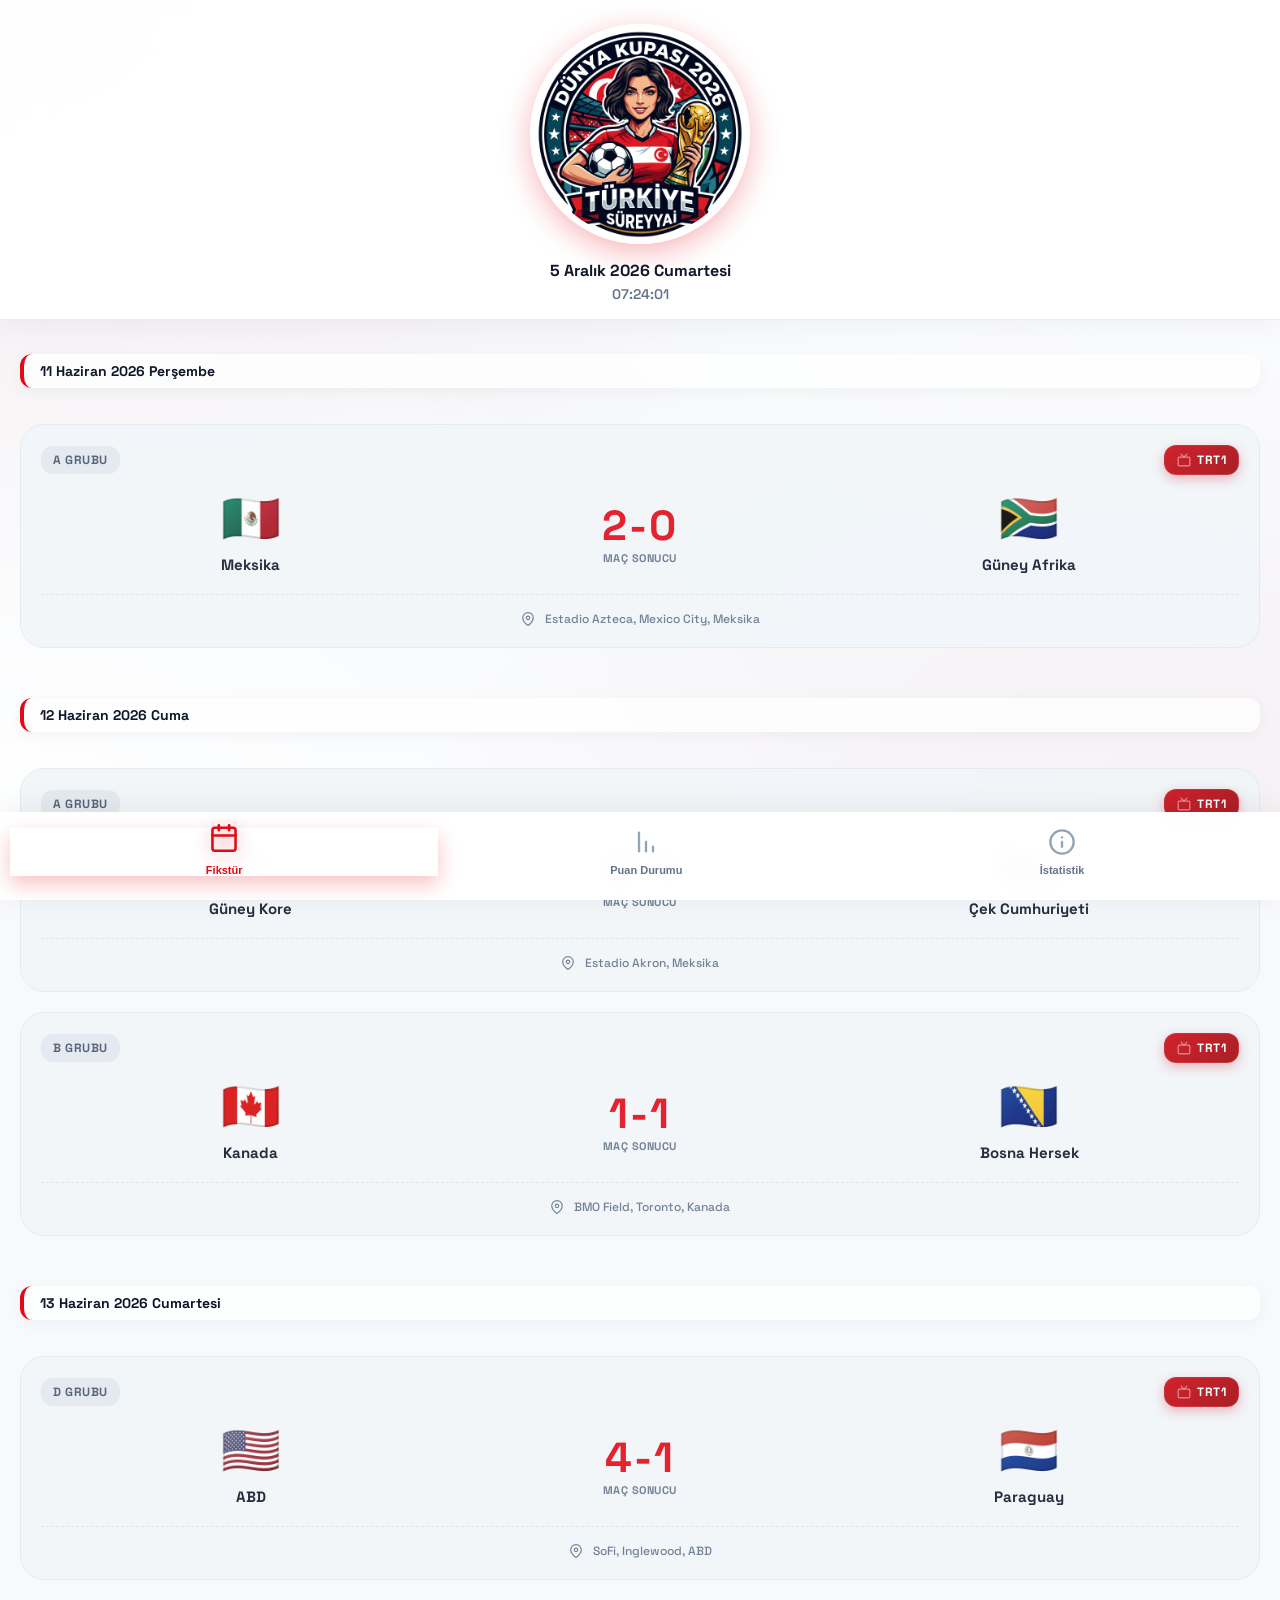
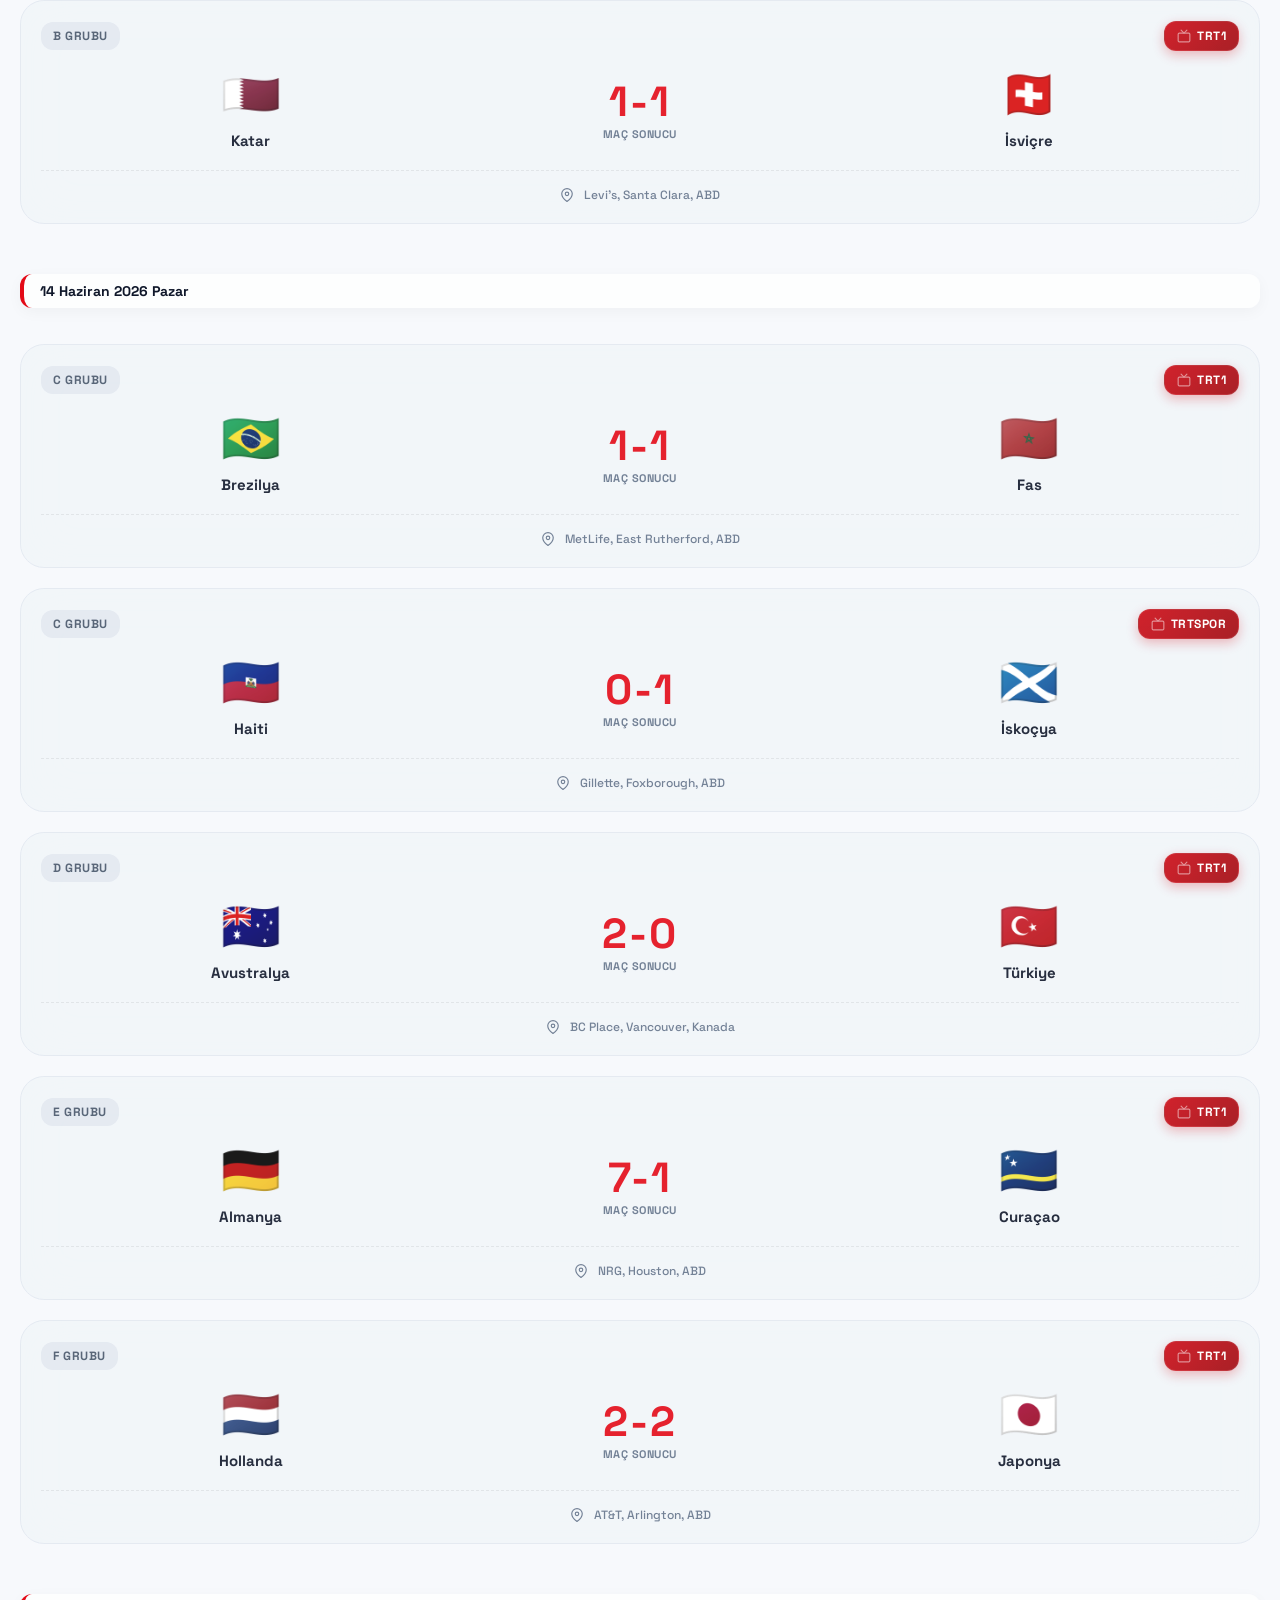
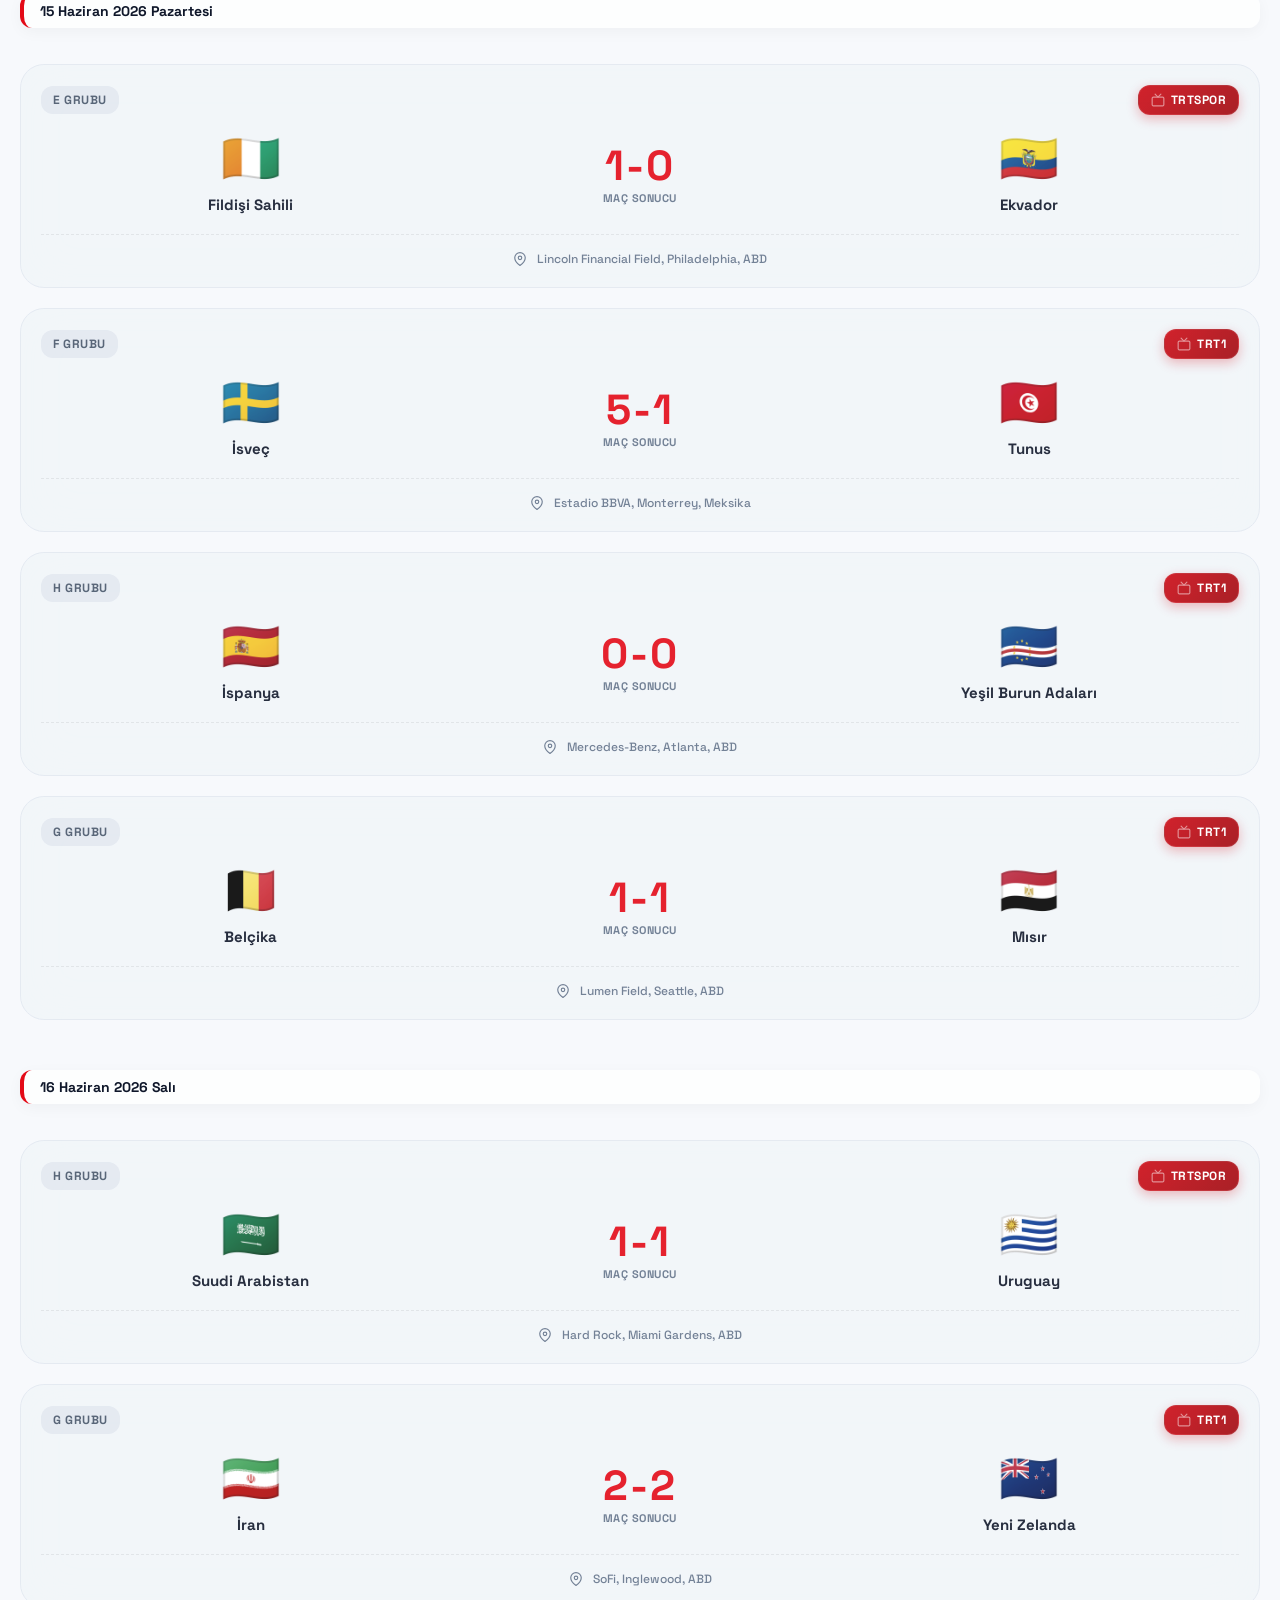
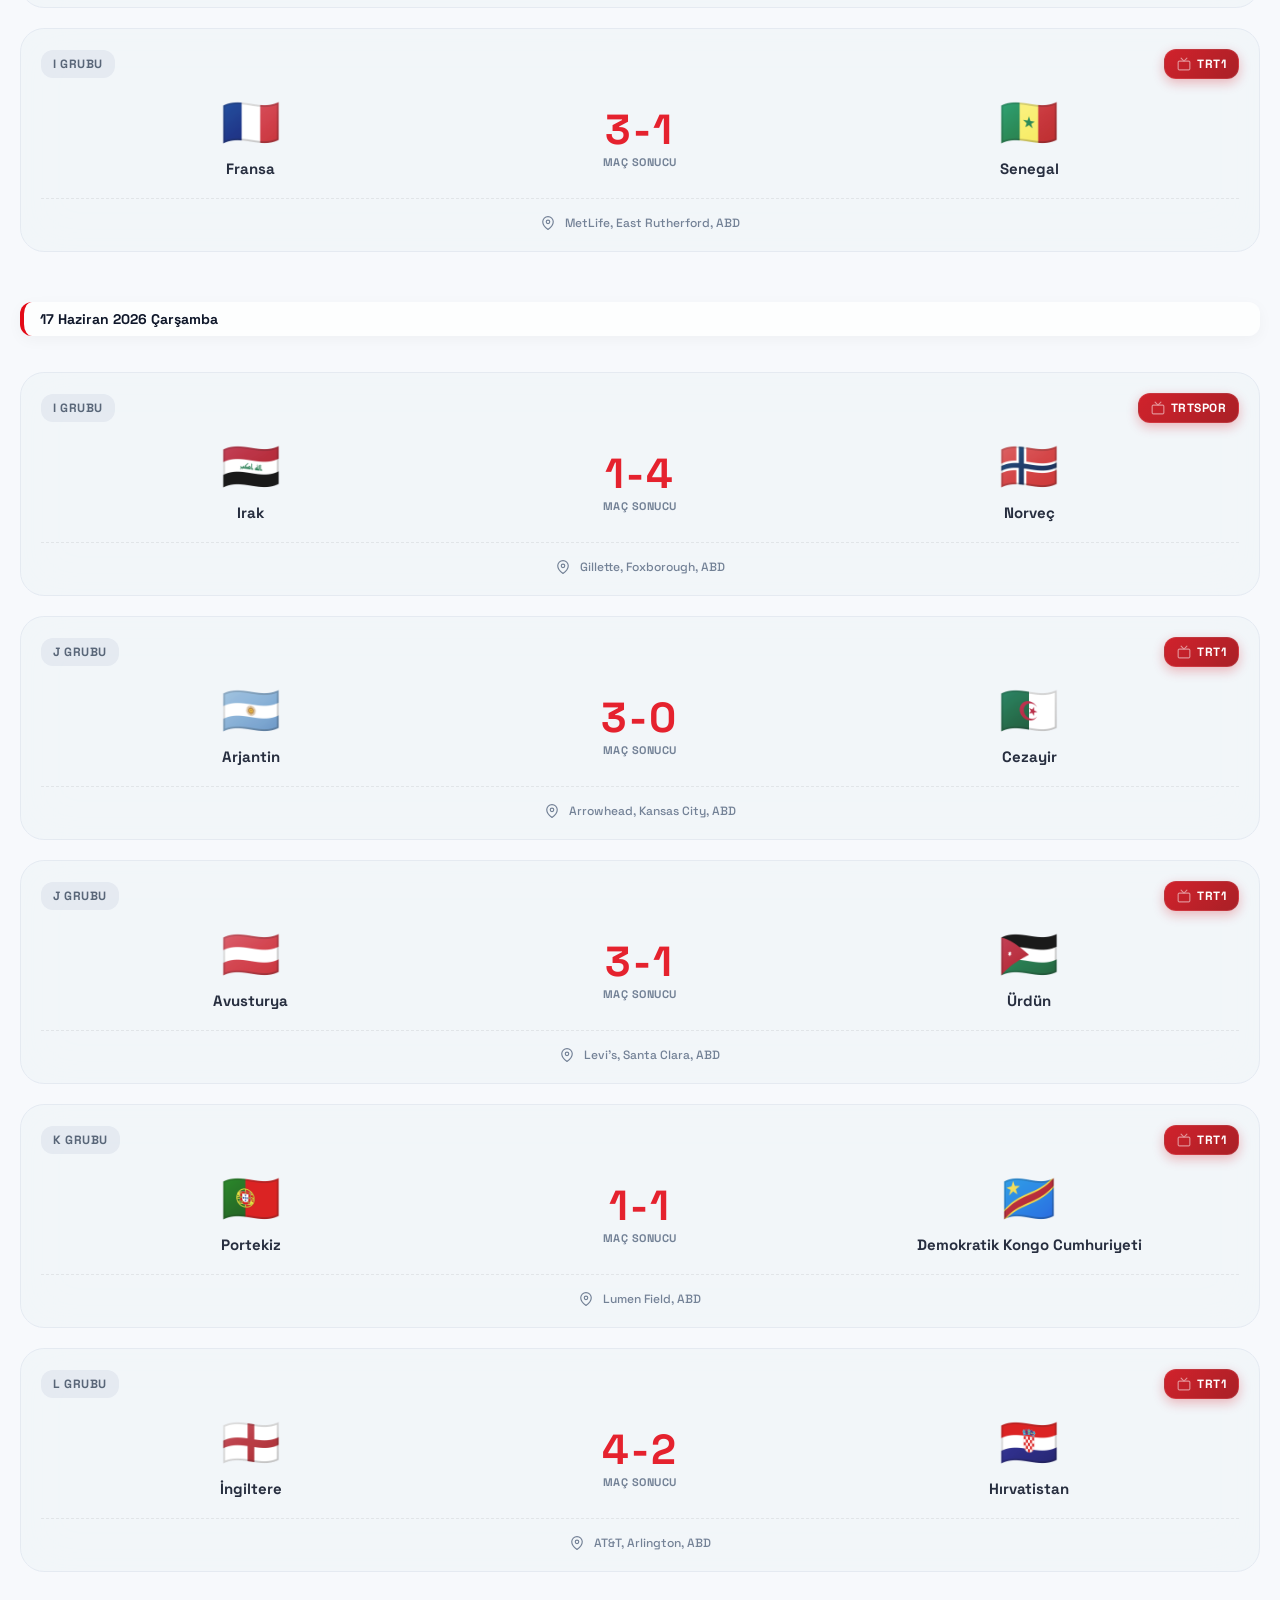
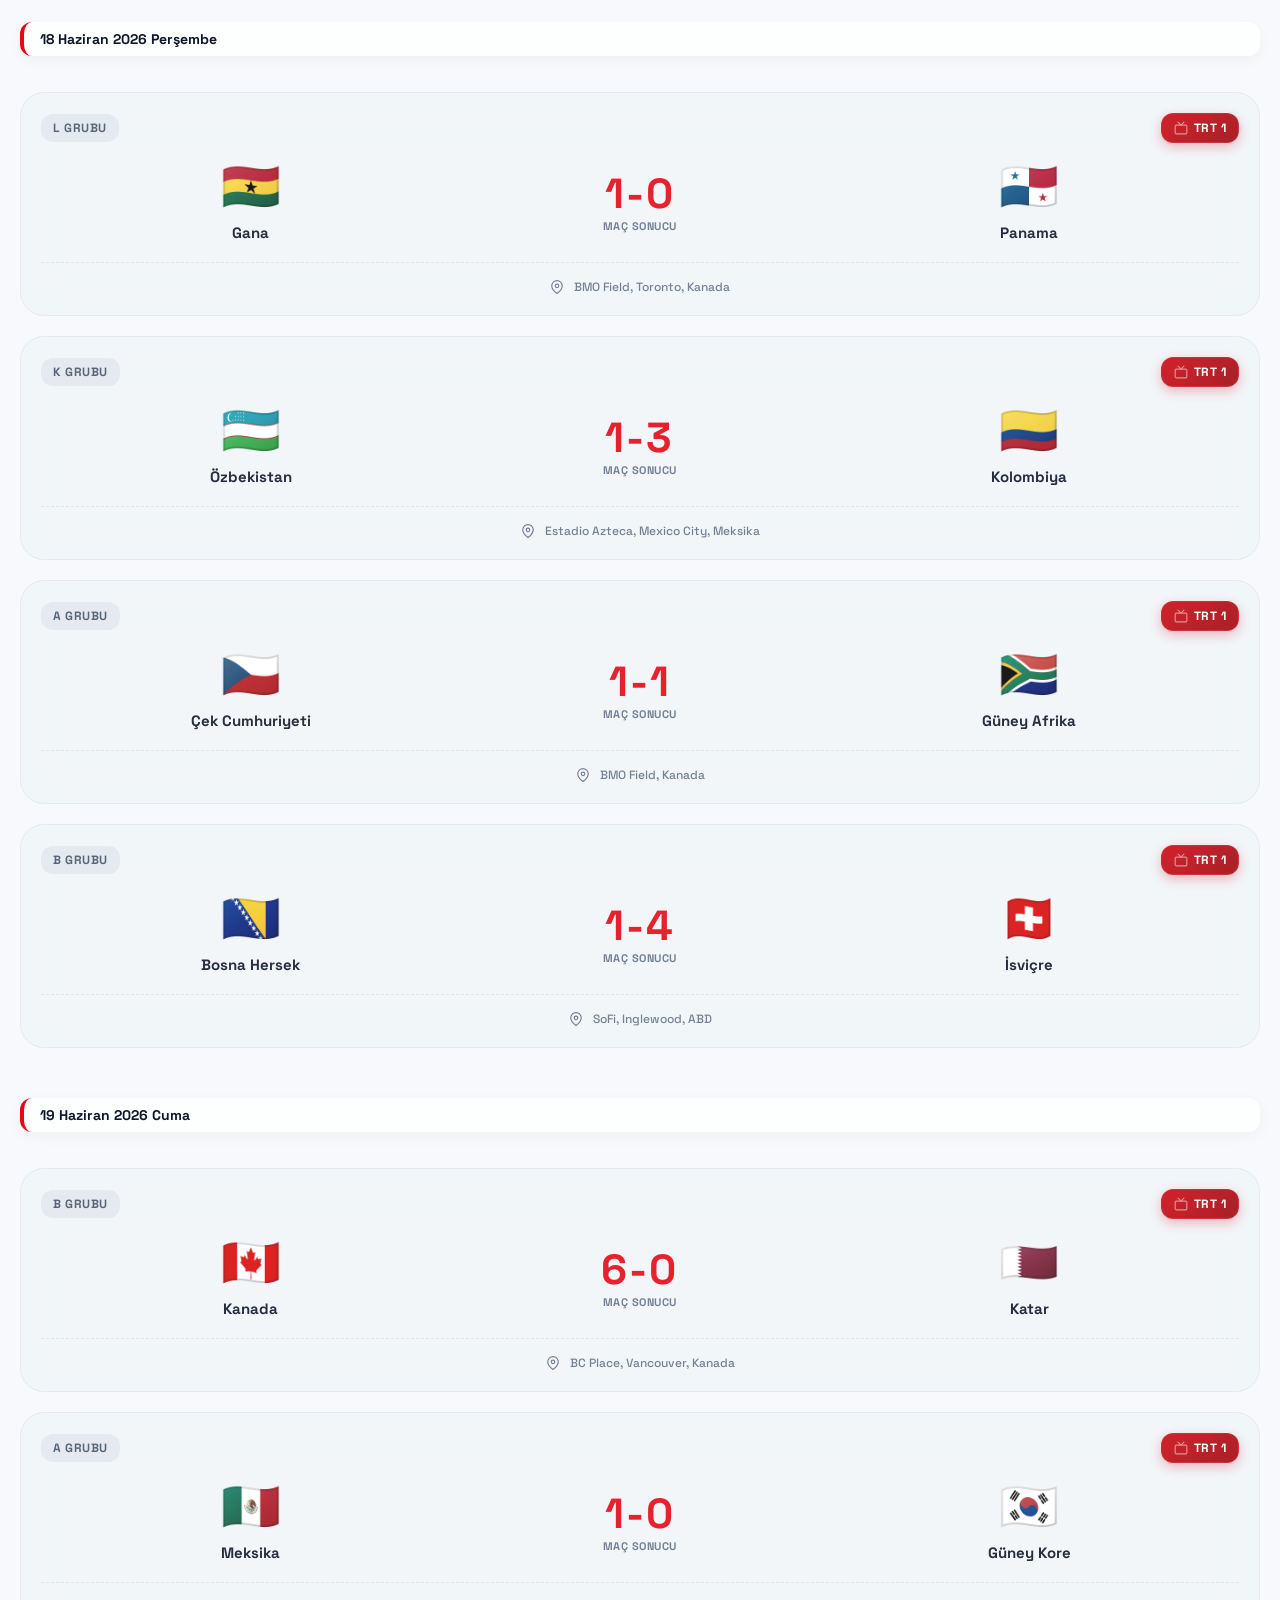
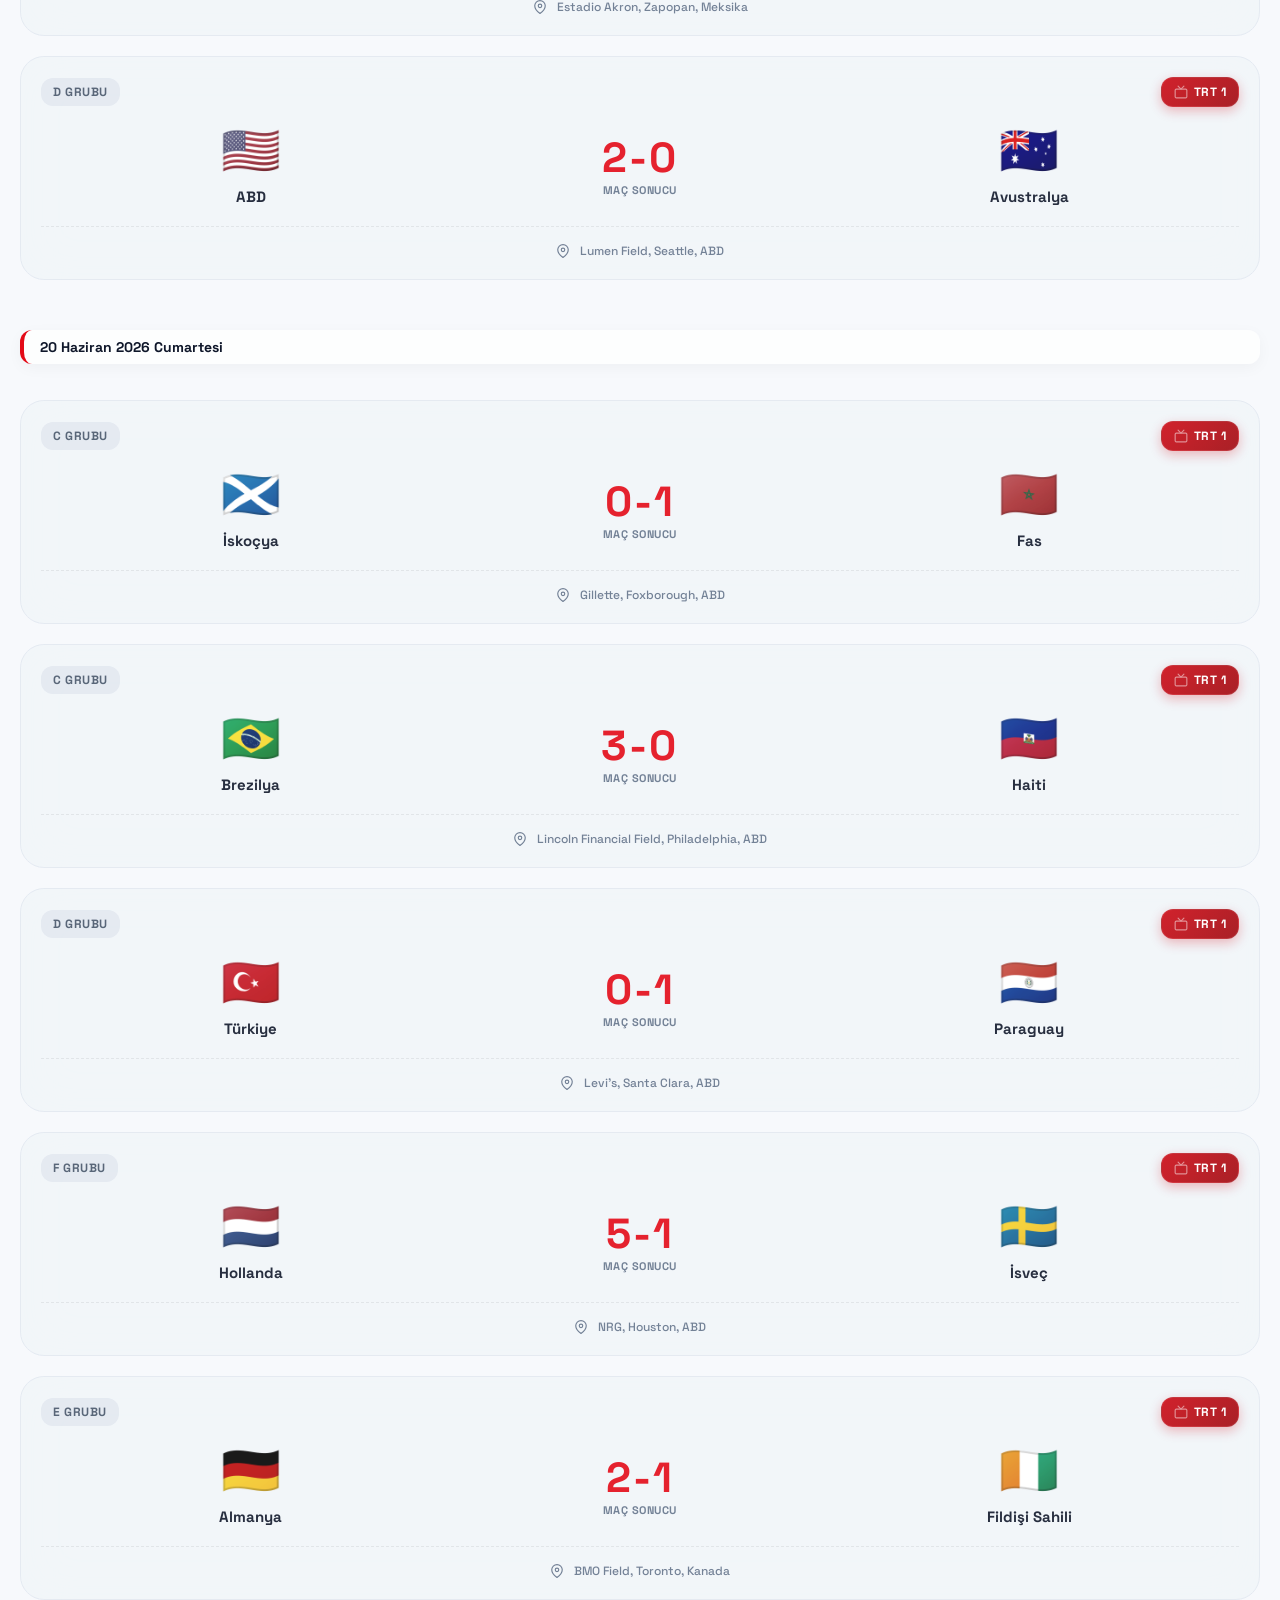
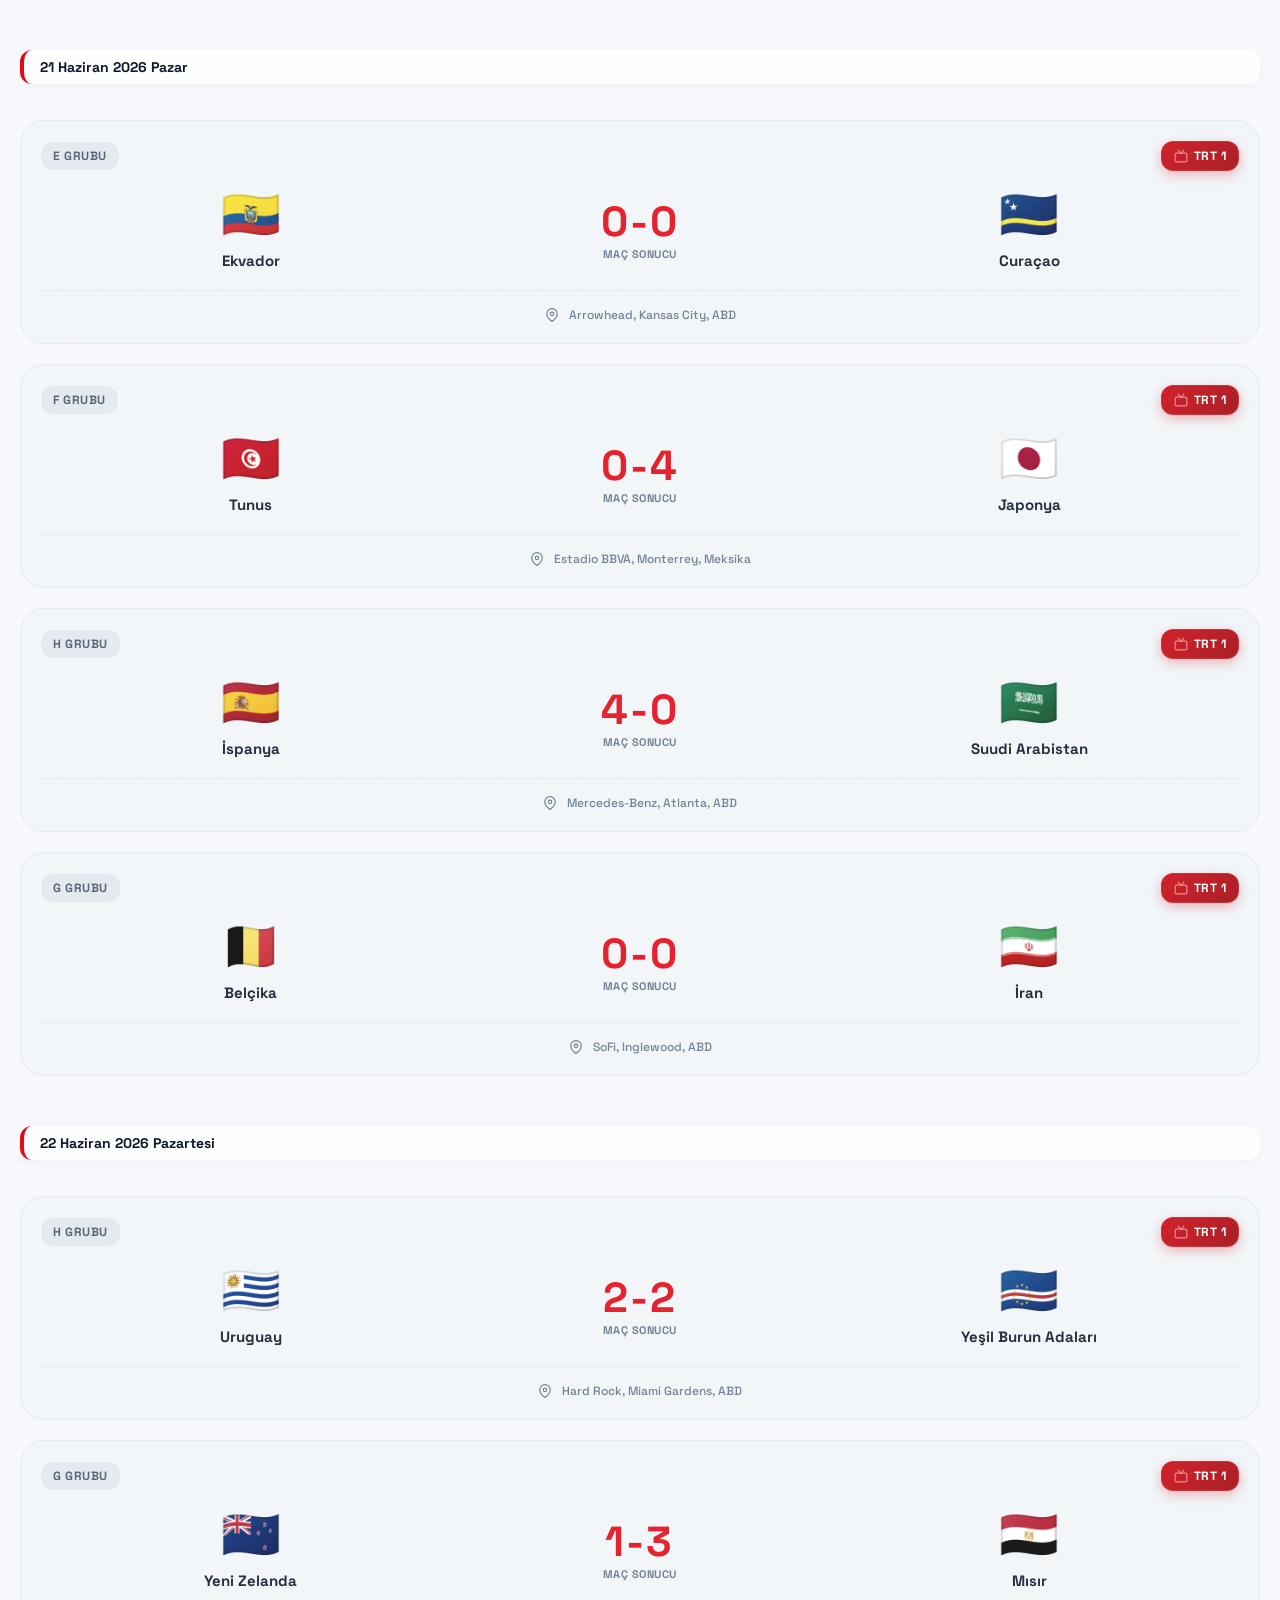
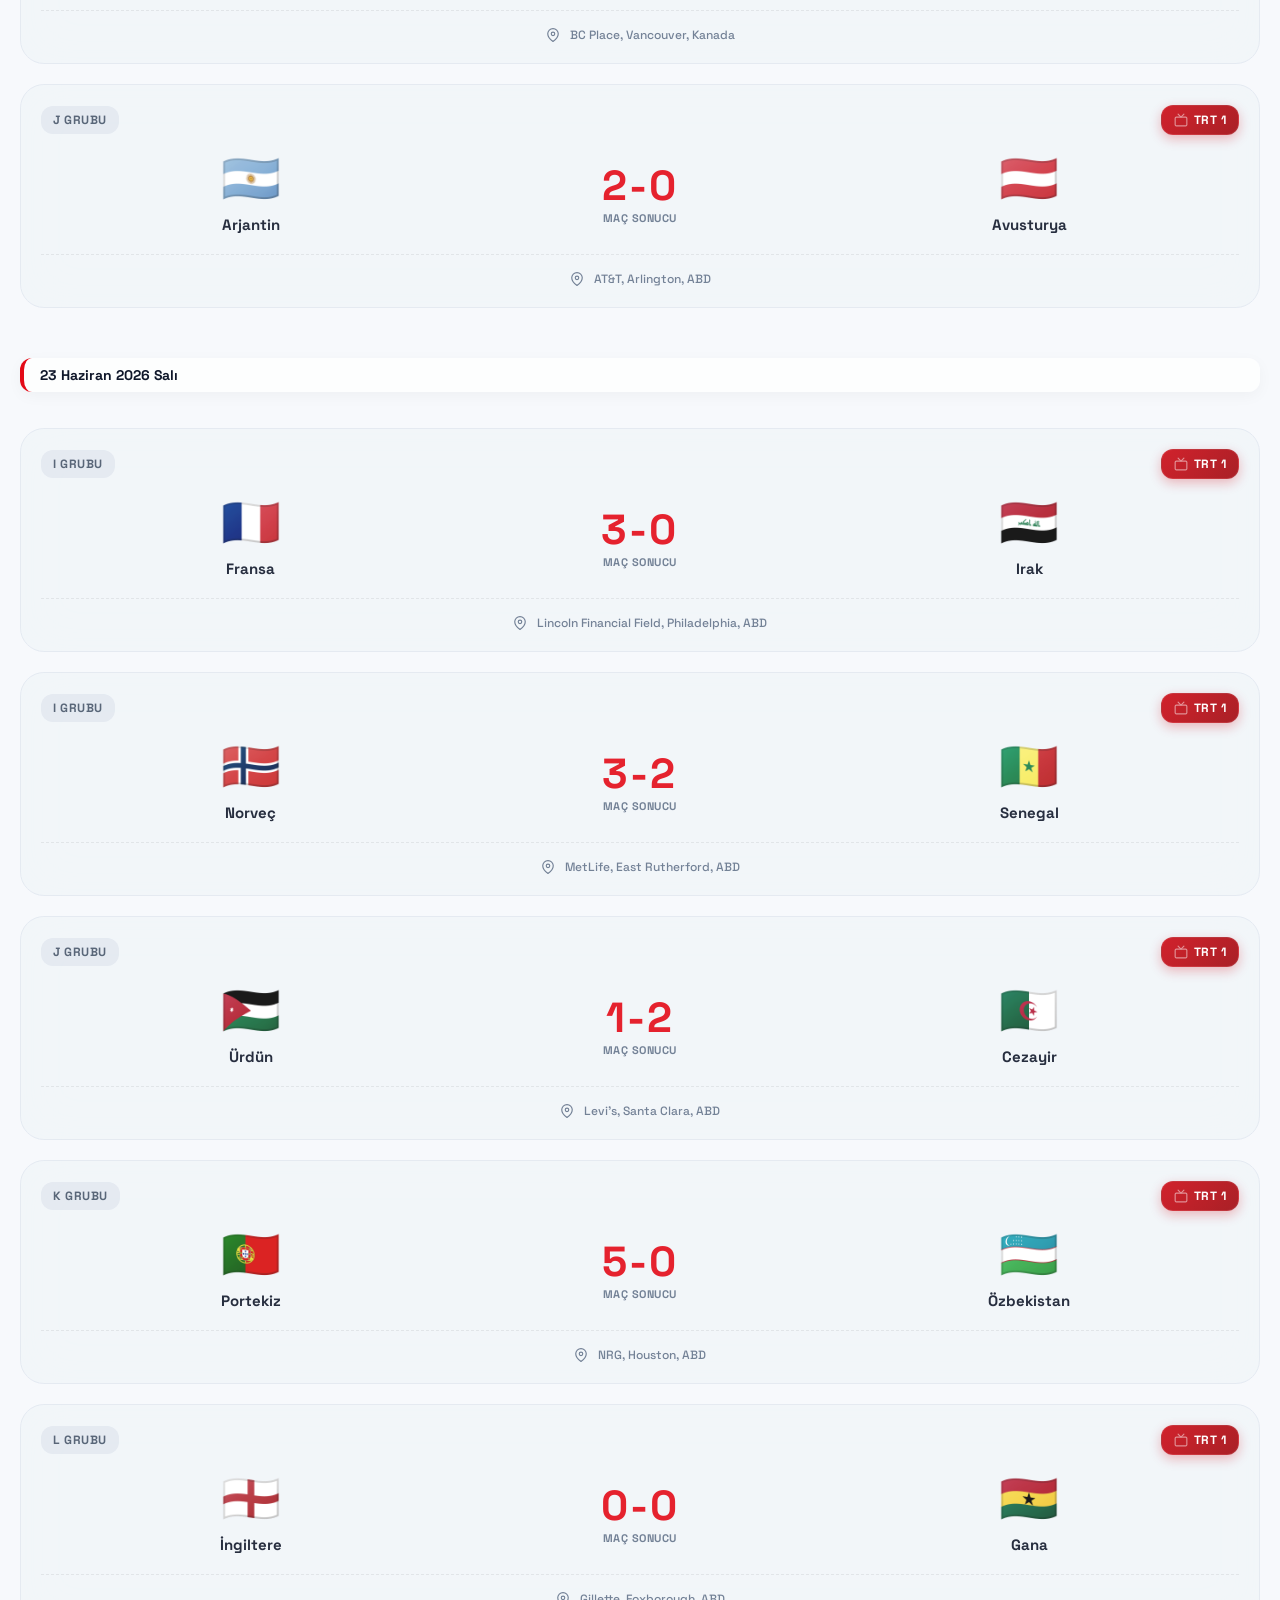
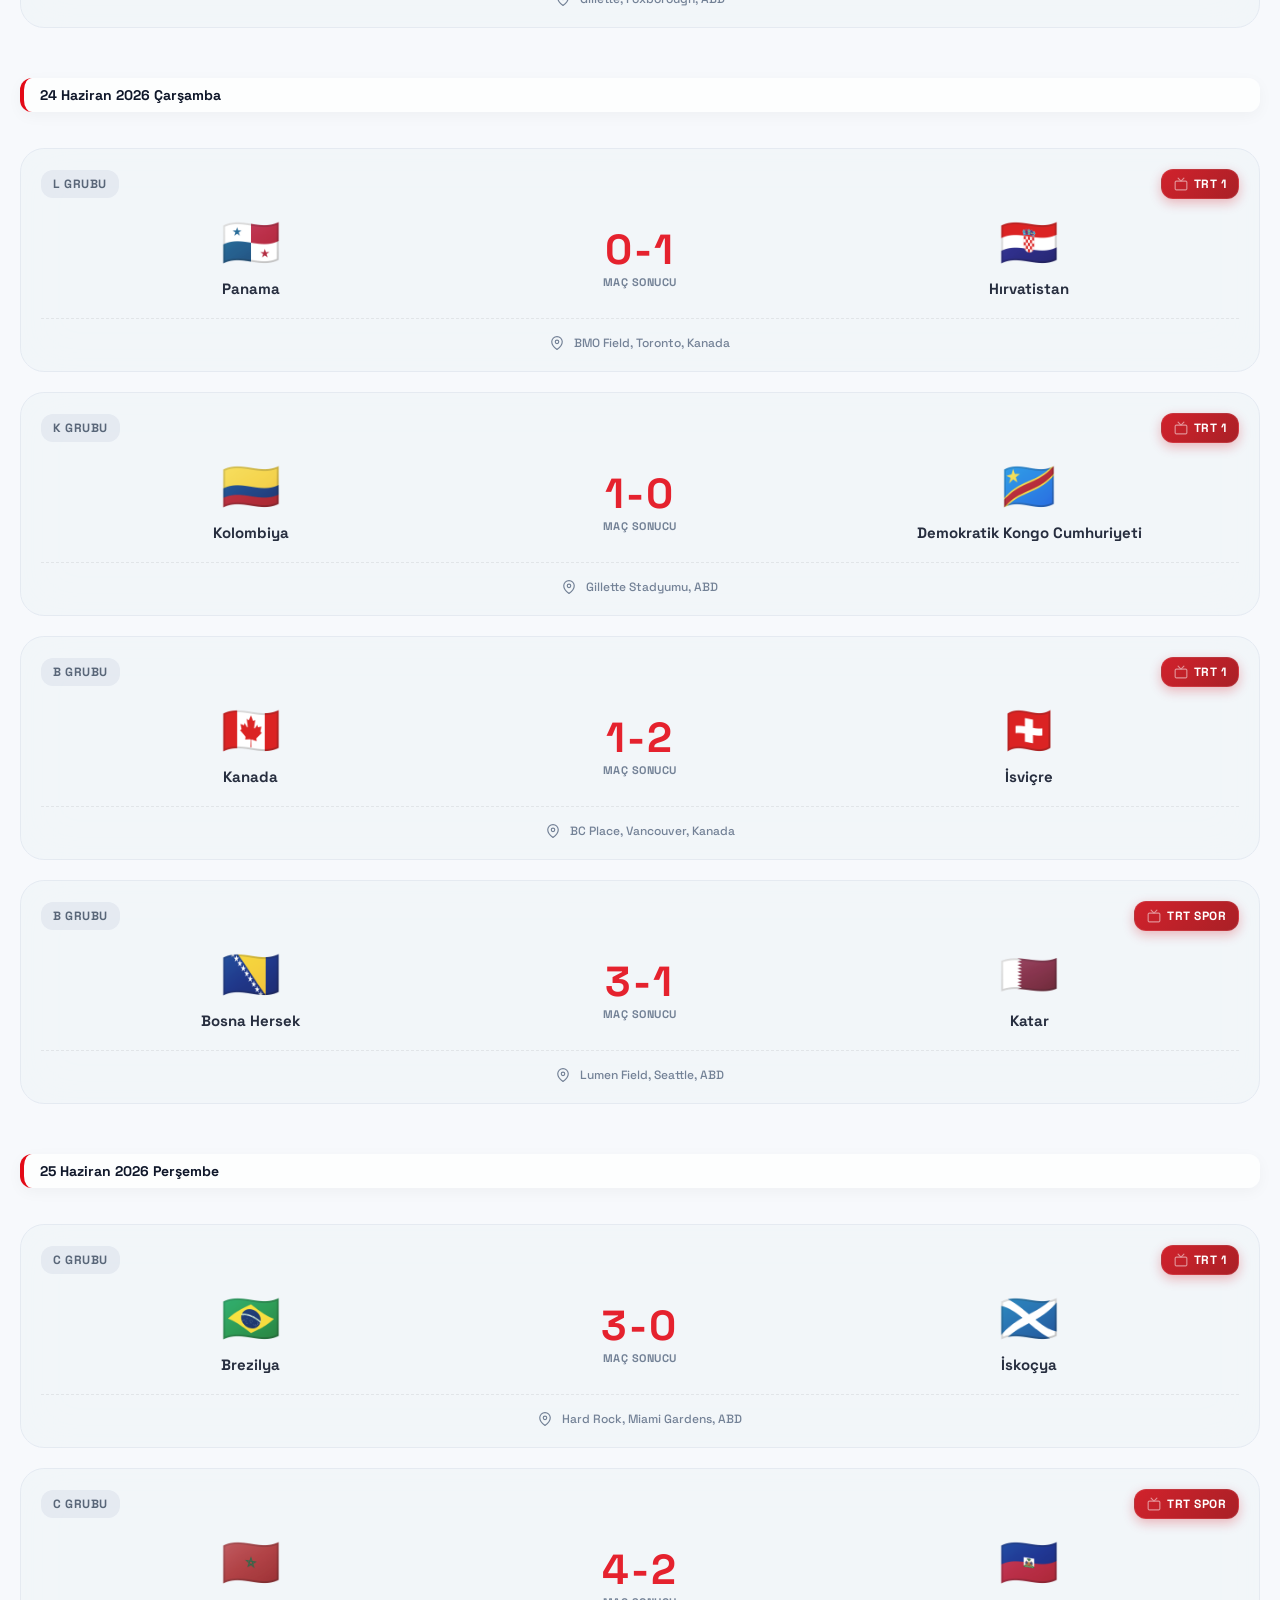
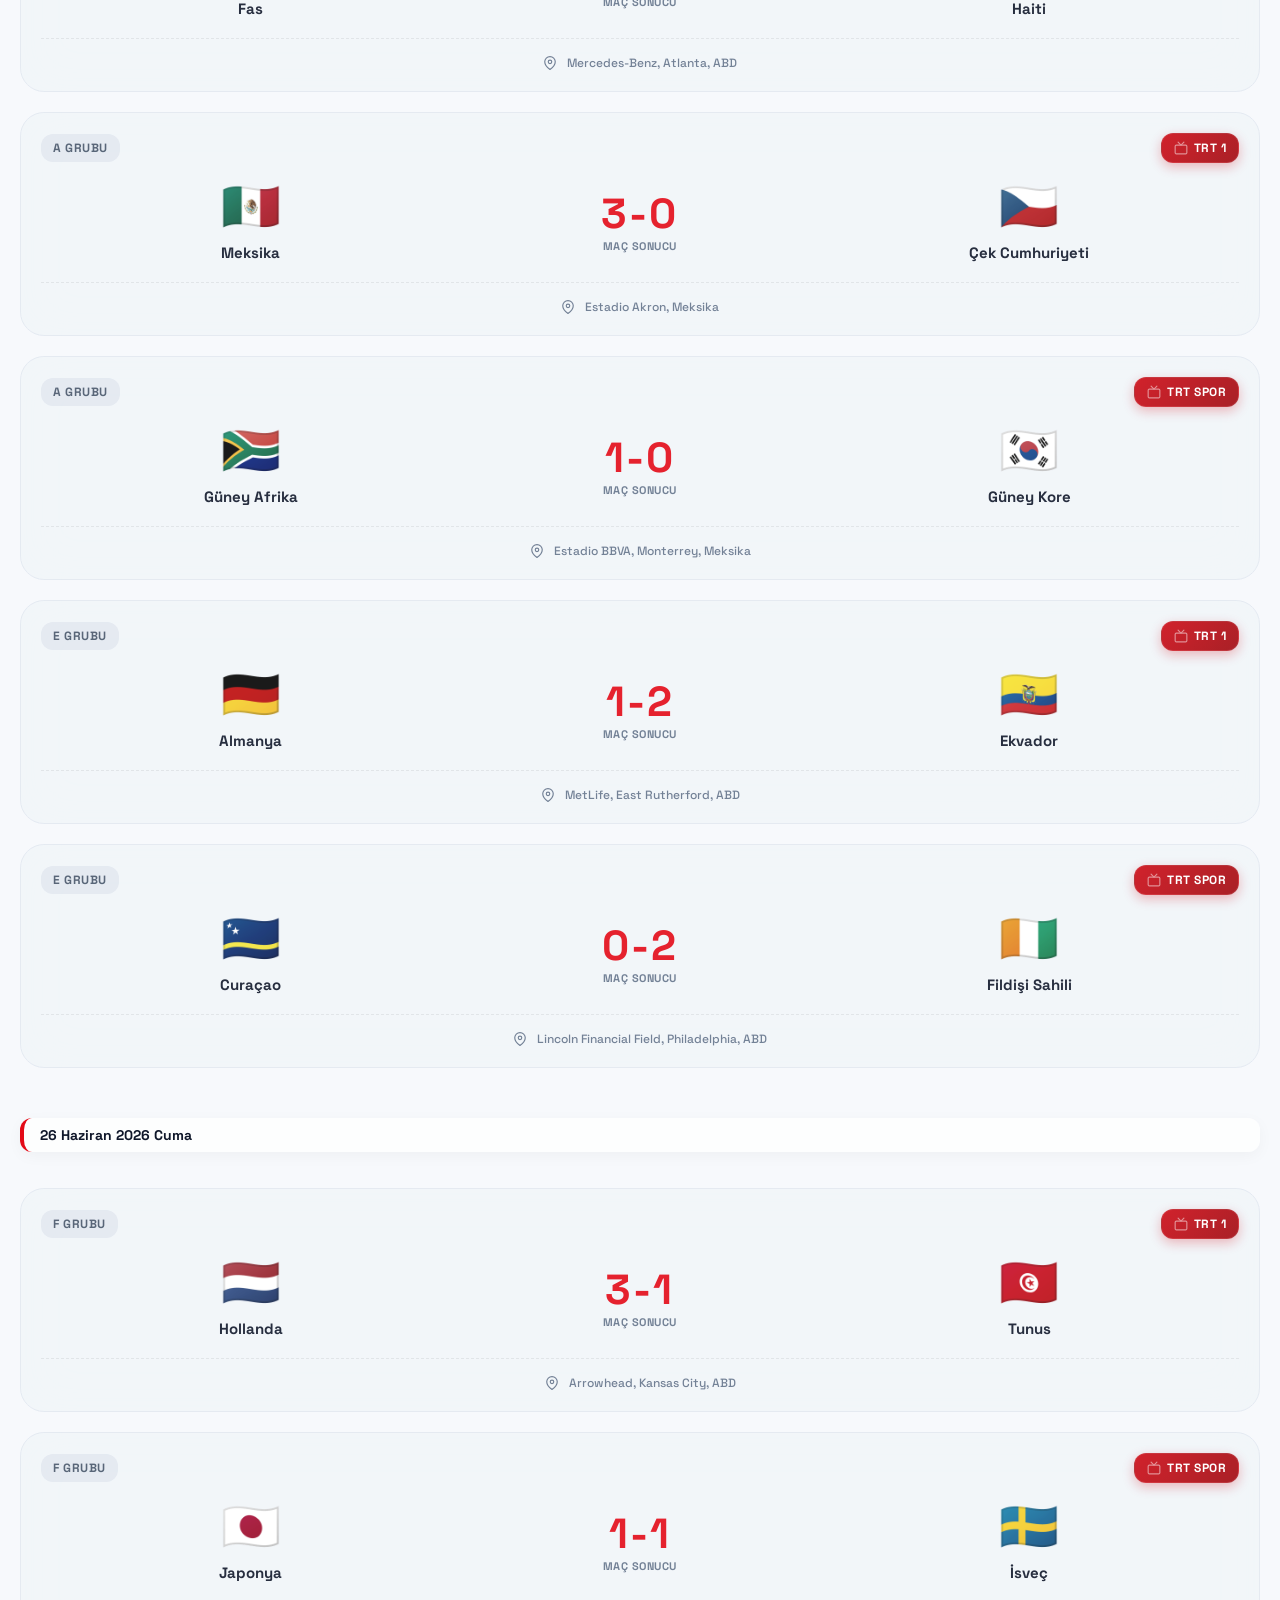
<file: index.html>
<!DOCTYPE html>
<html lang="tr">
<head>
    <meta charset="UTF-8">
    <meta name="viewport" content="width=device-width, initial-scale=1.0, maximum-scale=1.0, user-scalable=no">
    <title>Süreyyai Dünya Kupası 2026</title>
    <link href="https://fonts.googleapis.com/css2?family=Space+Grotesk:wght@400;500;600;700&display=swap" rel="stylesheet">
    <link rel="stylesheet" href="style.css">
</head>
<body>

    <!-- Header / Top Bar -->
    <header class="app-header">
        <div class="header-content">
            <img src="./logo.png" alt="Süreyyaİ Kupa Logo" class="header-logo">
            <div class="date-container">
                <div id="current-date">--</div>
                <div id="current-time">--</div>
            </div>
        </div>
    </header>

    <!-- Main Content Area -->
    <main class="app-main">
        <!-- Fixtures Tab (Default) -->
        <section id="tab-home" class="tab-content active">
            <!-- JS will inject all 104 matches grouped by date here -->
            <div id="all-fixtures" class="matches-container"></div>
        </section>

        <!-- Standings Tab -->
        <section id="tab-standings" class="tab-content">

            <h2 class="section-title">A Grubu</h2>
            <table class="mockup-table">
                <thead>
                    <tr>
                        <th>Takım</th>
                        <th>O</th>
                        <th>G</th>
                        <th>B</th>
                        <th>M</th>
                        <th>Av</th>
                        <th>P</th>
                    </tr>
                </thead>
                <tbody>
                    <tr>
                        <td class="team-cell"><span class="flag">🇲🇽</span> Meksika</td>
                        <td>3</td>
                        <td>3</td>
                        <td>0</td>
                        <td>0</td>
                        <td>+6</td>
                        <td><strong>9</strong></td>
                    </tr>
                    <tr>
                        <td class="team-cell"><span class="flag">🇿🇦</span> Güney Afrika</td>
                        <td>3</td>
                        <td>1</td>
                        <td>1</td>
                        <td>1</td>
                        <td>-1</td>
                        <td><strong>4</strong></td>
                    </tr>
                    <tr>
                        <td class="team-cell"><span class="flag">🇰🇷</span> Güney Kore</td>
                        <td>3</td>
                        <td>1</td>
                        <td>0</td>
                        <td>2</td>
                        <td>-1</td>
                        <td><strong>3</strong></td>
                    </tr>
                    <tr>
                        <td class="team-cell"><span class="flag">🇨🇿</span> Çek Cumhuriyeti</td>
                        <td>3</td>
                        <td>0</td>
                        <td>1</td>
                        <td>2</td>
                        <td>-4</td>
                        <td><strong>1</strong></td>
                    </tr>
                </tbody>
            </table>
            <h2 class="section-title">B Grubu</h2>
            <table class="mockup-table">
                <thead>
                    <tr>
                        <th>Takım</th>
                        <th>O</th>
                        <th>G</th>
                        <th>B</th>
                        <th>M</th>
                        <th>Av</th>
                        <th>P</th>
                    </tr>
                </thead>
                <tbody>
                    <tr>
                        <td class="team-cell"><span class="flag">🇨🇭</span> İsviçre</td>
                        <td>3</td>
                        <td>2</td>
                        <td>1</td>
                        <td>0</td>
                        <td>+4</td>
                        <td><strong>7</strong></td>
                    </tr>
                    <tr>
                        <td class="team-cell"><span class="flag">🇨🇦</span> Kanada</td>
                        <td>3</td>
                        <td>1</td>
                        <td>1</td>
                        <td>1</td>
                        <td>+5</td>
                        <td><strong>4</strong></td>
                    </tr>
                    <tr>
                        <td class="team-cell"><span class="flag">🇧🇦</span> Bosna Hersek</td>
                        <td>3</td>
                        <td>1</td>
                        <td>1</td>
                        <td>1</td>
                        <td>-1</td>
                        <td><strong>4</strong></td>
                    </tr>
                    <tr>
                        <td class="team-cell"><span class="flag">🇶🇦</span> Katar</td>
                        <td>3</td>
                        <td>0</td>
                        <td>1</td>
                        <td>2</td>
                        <td>-8</td>
                        <td><strong>1</strong></td>
                    </tr>
                </tbody>
            </table>
            <h2 class="section-title">C Grubu</h2>
            <table class="mockup-table">
                <thead>
                    <tr>
                        <th>Takım</th>
                        <th>O</th>
                        <th>G</th>
                        <th>B</th>
                        <th>M</th>
                        <th>Av</th>
                        <th>P</th>
                    </tr>
                </thead>
                <tbody>
                    <tr>
                        <td class="team-cell"><span class="flag">🇧🇷</span> Brezilya</td>
                        <td>3</td>
                        <td>2</td>
                        <td>1</td>
                        <td>0</td>
                        <td>+6</td>
                        <td><strong>7</strong></td>
                    </tr>
                    <tr>
                        <td class="team-cell"><span class="flag">🇲🇦</span> Fas</td>
                        <td>3</td>
                        <td>2</td>
                        <td>1</td>
                        <td>0</td>
                        <td>+3</td>
                        <td><strong>7</strong></td>
                    </tr>
                    <tr>
                        <td class="team-cell"><span class="flag">🏴󠁧󠁢󠁳󠁣󠁴󠁿</span> İskoçya</td>
                        <td>3</td>
                        <td>1</td>
                        <td>0</td>
                        <td>2</td>
                        <td>-3</td>
                        <td><strong>3</strong></td>
                    </tr>
                    <tr>
                        <td class="team-cell"><span class="flag">🇭🇹</span> Haiti</td>
                        <td>3</td>
                        <td>0</td>
                        <td>0</td>
                        <td>3</td>
                        <td>-6</td>
                        <td><strong>0</strong></td>
                    </tr>
                </tbody>
            </table>
            <h2 class="section-title">D Grubu</h2>
            <table class="mockup-table">
                <thead>
                    <tr>
                        <th>Takım</th>
                        <th>O</th>
                        <th>G</th>
                        <th>B</th>
                        <th>M</th>
                        <th>Av</th>
                        <th>P</th>
                    </tr>
                </thead>
                <tbody>
                    <tr>
                        <td class="team-cell"><span class="flag">🇺🇸</span> ABD</td>
                        <td>3</td>
                        <td>2</td>
                        <td>0</td>
                        <td>1</td>
                        <td>+4</td>
                        <td><strong>6</strong></td>
                    </tr>
                    <tr>
                        <td class="team-cell"><span class="flag">🇦🇺</span> Avustralya</td>
                        <td>3</td>
                        <td>1</td>
                        <td>1</td>
                        <td>1</td>
                        <td>0</td>
                        <td><strong>4</strong></td>
                    </tr>
                    <tr>
                        <td class="team-cell"><span class="flag">🇵🇾</span> Paraguay</td>
                        <td>3</td>
                        <td>1</td>
                        <td>1</td>
                        <td>1</td>
                        <td>-2</td>
                        <td><strong>4</strong></td>
                    </tr>
                    <tr>
                        <td class="team-cell"><span class="flag">🇹🇷</span> Türkiye</td>
                        <td>3</td>
                        <td>1</td>
                        <td>0</td>
                        <td>2</td>
                        <td>-2</td>
                        <td><strong>3</strong></td>
                    </tr>
                </tbody>
            </table>
            <h2 class="section-title">E Grubu</h2>
            <table class="mockup-table">
                <thead>
                    <tr>
                        <th>Takım</th>
                        <th>O</th>
                        <th>G</th>
                        <th>B</th>
                        <th>M</th>
                        <th>Av</th>
                        <th>P</th>
                    </tr>
                </thead>
                <tbody>
                    <tr>
                        <td class="team-cell"><span class="flag">🇩🇪</span> Almanya</td>
                        <td>3</td>
                        <td>2</td>
                        <td>0</td>
                        <td>1</td>
                        <td>+6</td>
                        <td><strong>6</strong></td>
                    </tr>
                    <tr>
                        <td class="team-cell"><span class="flag">🇨🇮</span> Fildişi Sahili</td>
                        <td>3</td>
                        <td>2</td>
                        <td>0</td>
                        <td>1</td>
                        <td>+2</td>
                        <td><strong>6</strong></td>
                    </tr>
                    <tr>
                        <td class="team-cell"><span class="flag">🇪🇨</span> Ekvador</td>
                        <td>3</td>
                        <td>1</td>
                        <td>1</td>
                        <td>1</td>
                        <td>0</td>
                        <td><strong>4</strong></td>
                    </tr>
                    <tr>
                        <td class="team-cell"><span class="flag">🇨🇼</span> Curaçao</td>
                        <td>3</td>
                        <td>0</td>
                        <td>1</td>
                        <td>2</td>
                        <td>-8</td>
                        <td><strong>1</strong></td>
                    </tr>
                </tbody>
            </table>
            <h2 class="section-title">F Grubu</h2>
            <table class="mockup-table">
                <thead>
                    <tr>
                        <th>Takım</th>
                        <th>O</th>
                        <th>G</th>
                        <th>B</th>
                        <th>M</th>
                        <th>Av</th>
                        <th>P</th>
                    </tr>
                </thead>
                <tbody>
                    <tr>
                        <td class="team-cell"><span class="flag">🇳🇱</span> Hollanda</td>
                        <td>3</td>
                        <td>2</td>
                        <td>1</td>
                        <td>0</td>
                        <td>+6</td>
                        <td><strong>7</strong></td>
                    </tr>
                    <tr>
                        <td class="team-cell"><span class="flag">🇯🇵</span> Japonya</td>
                        <td>3</td>
                        <td>1</td>
                        <td>2</td>
                        <td>0</td>
                        <td>+4</td>
                        <td><strong>5</strong></td>
                    </tr>
                    <tr>
                        <td class="team-cell"><span class="flag">🇸🇪</span> İsveç</td>
                        <td>3</td>
                        <td>1</td>
                        <td>1</td>
                        <td>1</td>
                        <td>0</td>
                        <td><strong>4</strong></td>
                    </tr>
                    <tr>
                        <td class="team-cell"><span class="flag">🇹🇳</span> Tunus</td>
                        <td>3</td>
                        <td>0</td>
                        <td>0</td>
                        <td>3</td>
                        <td>-10</td>
                        <td><strong>0</strong></td>
                    </tr>
                </tbody>
            </table>
            <h2 class="section-title">G Grubu</h2>
            <table class="mockup-table">
                <thead>
                    <tr>
                        <th>Takım</th>
                        <th>O</th>
                        <th>G</th>
                        <th>B</th>
                        <th>M</th>
                        <th>Av</th>
                        <th>P</th>
                    </tr>
                </thead>
                <tbody>
                    <tr>
                        <td class="team-cell"><span class="flag">🇧🇪</span> Belçika</td>
                        <td>3</td>
                        <td>1</td>
                        <td>2</td>
                        <td>0</td>
                        <td>+4</td>
                        <td><strong>5</strong></td>
                    </tr>
                    <tr>
                        <td class="team-cell"><span class="flag">🇪🇬</span> Mısır</td>
                        <td>3</td>
                        <td>1</td>
                        <td>2</td>
                        <td>0</td>
                        <td>+2</td>
                        <td><strong>5</strong></td>
                    </tr>
                    <tr>
                        <td class="team-cell"><span class="flag">🇮🇷</span> İran</td>
                        <td>3</td>
                        <td>0</td>
                        <td>3</td>
                        <td>0</td>
                        <td>0</td>
                        <td><strong>3</strong></td>
                    </tr>
                    <tr>
                        <td class="team-cell"><span class="flag">🇳🇿</span> Yeni Zelanda</td>
                        <td>3</td>
                        <td>0</td>
                        <td>1</td>
                        <td>2</td>
                        <td>-6</td>
                        <td><strong>1</strong></td>
                    </tr>
                </tbody>
            </table>
            <h2 class="section-title">H Grubu</h2>
            <table class="mockup-table">
                <thead>
                    <tr>
                        <th>Takım</th>
                        <th>O</th>
                        <th>G</th>
                        <th>B</th>
                        <th>M</th>
                        <th>Av</th>
                        <th>P</th>
                    </tr>
                </thead>
                <tbody>
                    <tr>
                        <td class="team-cell"><span class="flag">🇪🇸</span> İspanya</td>
                        <td>3</td>
                        <td>2</td>
                        <td>1</td>
                        <td>0</td>
                        <td>+5</td>
                        <td><strong>7</strong></td>
                    </tr>
                    <tr>
                        <td class="team-cell"><span class="flag">🇨🇻</span> Yeşil Burun Adaları</td>
                        <td>3</td>
                        <td>0</td>
                        <td>3</td>
                        <td>0</td>
                        <td>0</td>
                        <td><strong>3</strong></td>
                    </tr>
                    <tr>
                        <td class="team-cell"><span class="flag">🇺🇾</span> Uruguay</td>
                        <td>3</td>
                        <td>0</td>
                        <td>2</td>
                        <td>1</td>
                        <td>-1</td>
                        <td><strong>2</strong></td>
                    </tr>
                    <tr>
                        <td class="team-cell"><span class="flag">🇸🇦</span> Suudi Arabistan</td>
                        <td>3</td>
                        <td>0</td>
                        <td>2</td>
                        <td>1</td>
                        <td>-4</td>
                        <td><strong>2</strong></td>
                    </tr>
                </tbody>
            </table>
            <h2 class="section-title">I Grubu</h2>
            <table class="mockup-table">
                <thead>
                    <tr>
                        <th>Takım</th>
                        <th>O</th>
                        <th>G</th>
                        <th>B</th>
                        <th>M</th>
                        <th>Av</th>
                        <th>P</th>
                    </tr>
                </thead>
                <tbody>
                    <tr>
                        <td class="team-cell"><span class="flag">🇫🇷</span> Fransa</td>
                        <td>3</td>
                        <td>3</td>
                        <td>0</td>
                        <td>0</td>
                        <td>+8</td>
                        <td><strong>9</strong></td>
                    </tr>
                    <tr>
                        <td class="team-cell"><span class="flag">🇳🇴</span> Norveç</td>
                        <td>3</td>
                        <td>2</td>
                        <td>0</td>
                        <td>1</td>
                        <td>+1</td>
                        <td><strong>6</strong></td>
                    </tr>
                    <tr>
                        <td class="team-cell"><span class="flag">🇸🇳</span> Senegal</td>
                        <td>3</td>
                        <td>1</td>
                        <td>0</td>
                        <td>2</td>
                        <td>+2</td>
                        <td><strong>3</strong></td>
                    </tr>
                    <tr>
                        <td class="team-cell"><span class="flag">🇮🇶</span> Irak</td>
                        <td>3</td>
                        <td>0</td>
                        <td>0</td>
                        <td>3</td>
                        <td>-11</td>
                        <td><strong>0</strong></td>
                    </tr>
                </tbody>
            </table>
            <h2 class="section-title">J Grubu</h2>
            <table class="mockup-table">
                <thead>
                    <tr>
                        <th>Takım</th>
                        <th>O</th>
                        <th>G</th>
                        <th>B</th>
                        <th>M</th>
                        <th>Av</th>
                        <th>P</th>
                    </tr>
                </thead>
                <tbody>
                    <tr>
                        <td class="team-cell"><span class="flag">🇦🇷</span> Arjantin</td>
                        <td>3</td>
                        <td>3</td>
                        <td>0</td>
                        <td>0</td>
                        <td>+7</td>
                        <td><strong>9</strong></td>
                    </tr>
                    <tr>
                        <td class="team-cell"><span class="flag">🇦🇹</span> Avusturya</td>
                        <td>3</td>
                        <td>1</td>
                        <td>1</td>
                        <td>1</td>
                        <td>0</td>
                        <td><strong>4</strong></td>
                    </tr>
                    <tr>
                        <td class="team-cell"><span class="flag">🇩🇿</span> Cezayir</td>
                        <td>3</td>
                        <td>1</td>
                        <td>1</td>
                        <td>1</td>
                        <td>-2</td>
                        <td><strong>4</strong></td>
                    </tr>
                    <tr>
                        <td class="team-cell"><span class="flag">🇯🇴</span> Ürdün</td>
                        <td>3</td>
                        <td>0</td>
                        <td>0</td>
                        <td>3</td>
                        <td>-5</td>
                        <td><strong>0</strong></td>
                    </tr>
                </tbody>
            </table>
            <h2 class="section-title">K Grubu</h2>
            <table class="mockup-table">
                <thead>
                    <tr>
                        <th>Takım</th>
                        <th>O</th>
                        <th>G</th>
                        <th>B</th>
                        <th>M</th>
                        <th>Av</th>
                        <th>P</th>
                    </tr>
                </thead>
                <tbody>
                    <tr>
                        <td class="team-cell"><span class="flag">🇨🇴</span> Kolombiya</td>
                        <td>3</td>
                        <td>2</td>
                        <td>1</td>
                        <td>0</td>
                        <td>+3</td>
                        <td><strong>7</strong></td>
                    </tr>
                    <tr>
                        <td class="team-cell"><span class="flag">🇵🇹</span> Portekiz</td>
                        <td>3</td>
                        <td>1</td>
                        <td>2</td>
                        <td>0</td>
                        <td>+5</td>
                        <td><strong>5</strong></td>
                    </tr>
                    <tr>
                        <td class="team-cell"><span class="flag">🇨🇩</span> Demokratik Kongo Cumhuriyeti</td>
                        <td>3</td>
                        <td>1</td>
                        <td>1</td>
                        <td>1</td>
                        <td>+1</td>
                        <td><strong>4</strong></td>
                    </tr>
                    <tr>
                        <td class="team-cell"><span class="flag">🇺🇿</span> Özbekistan</td>
                        <td>3</td>
                        <td>0</td>
                        <td>0</td>
                        <td>3</td>
                        <td>-9</td>
                        <td><strong>0</strong></td>
                    </tr>
                </tbody>
            </table>
            <h2 class="section-title">L Grubu</h2>
            <table class="mockup-table">
                <thead>
                    <tr>
                        <th>Takım</th>
                        <th>O</th>
                        <th>G</th>
                        <th>B</th>
                        <th>M</th>
                        <th>Av</th>
                        <th>P</th>
                    </tr>
                </thead>
                <tbody>
                    <tr>
                        <td class="team-cell"><span class="flag">🏴󠁧󠁢󠁥󠁮󠁧󠁿</span> İngiltere</td>
                        <td>3</td>
                        <td>2</td>
                        <td>1</td>
                        <td>0</td>
                        <td>+4</td>
                        <td><strong>7</strong></td>
                    </tr>
                    <tr>
                        <td class="team-cell"><span class="flag">🇭🇷</span> Hırvatistan</td>
                        <td>3</td>
                        <td>2</td>
                        <td>0</td>
                        <td>1</td>
                        <td>0</td>
                        <td><strong>6</strong></td>
                    </tr>
                    <tr>
                        <td class="team-cell"><span class="flag">🇬🇭</span> Gana</td>
                        <td>3</td>
                        <td>1</td>
                        <td>1</td>
                        <td>1</td>
                        <td>0</td>
                        <td><strong>4</strong></td>
                    </tr>
                    <tr>
                        <td class="team-cell"><span class="flag">🇵🇦</span> Panama</td>
                        <td>3</td>
                        <td>0</td>
                        <td>0</td>
                        <td>3</td>
                        <td>-4</td>
                        <td><strong>0</strong></td>
                    </tr>
                </tbody>
            </table>
        </section>

        <!-- Statistics Tab -->
        <section id="tab-stats" class="tab-content">
    <h2 class="section-title">Gol Krallığı</h2>
    <div id="top-scorers-container">Yükleniyor...</div>
</section>
    </main>

    <!-- Bottom Navigation -->
    <nav class="bottom-nav">
        <button class="nav-item active" data-target="tab-home">
            <svg viewBox="0 0 24 24" fill="none" stroke="currentColor" stroke-linecap="round" stroke-linejoin="round"><rect x="3" y="4" width="18" height="18" rx="2" ry="2"></rect><line x1="16" y1="2" x2="16" y2="6"></line><line x1="8" y1="2" x2="8" y2="6"></line><line x1="3" y1="10" x2="21" y2="10"></line></svg>
            <span>Fikstür</span>
        </button>
        <button class="nav-item" data-target="tab-standings">
            <svg viewBox="0 0 24 24" fill="none" stroke="currentColor" stroke-linecap="round" stroke-linejoin="round"><path d="M12 20v-8M6 20V4M18 20v-4"></path></svg>
            <span>Puan Durumu</span>
        </button>
        <button class="nav-item" data-target="tab-stats">
            <svg viewBox="0 0 24 24" fill="none" stroke="currentColor" stroke-linecap="round" stroke-linejoin="round"><circle cx="12" cy="12" r="10"></circle><path d="M12 16v-4"></path><path d="M12 8h.01"></path></svg>
            <span>İstatistik</span>
        </button>
    </nav>

    <script src="app.js?v=3"></script>
</body>
</html>
</file>
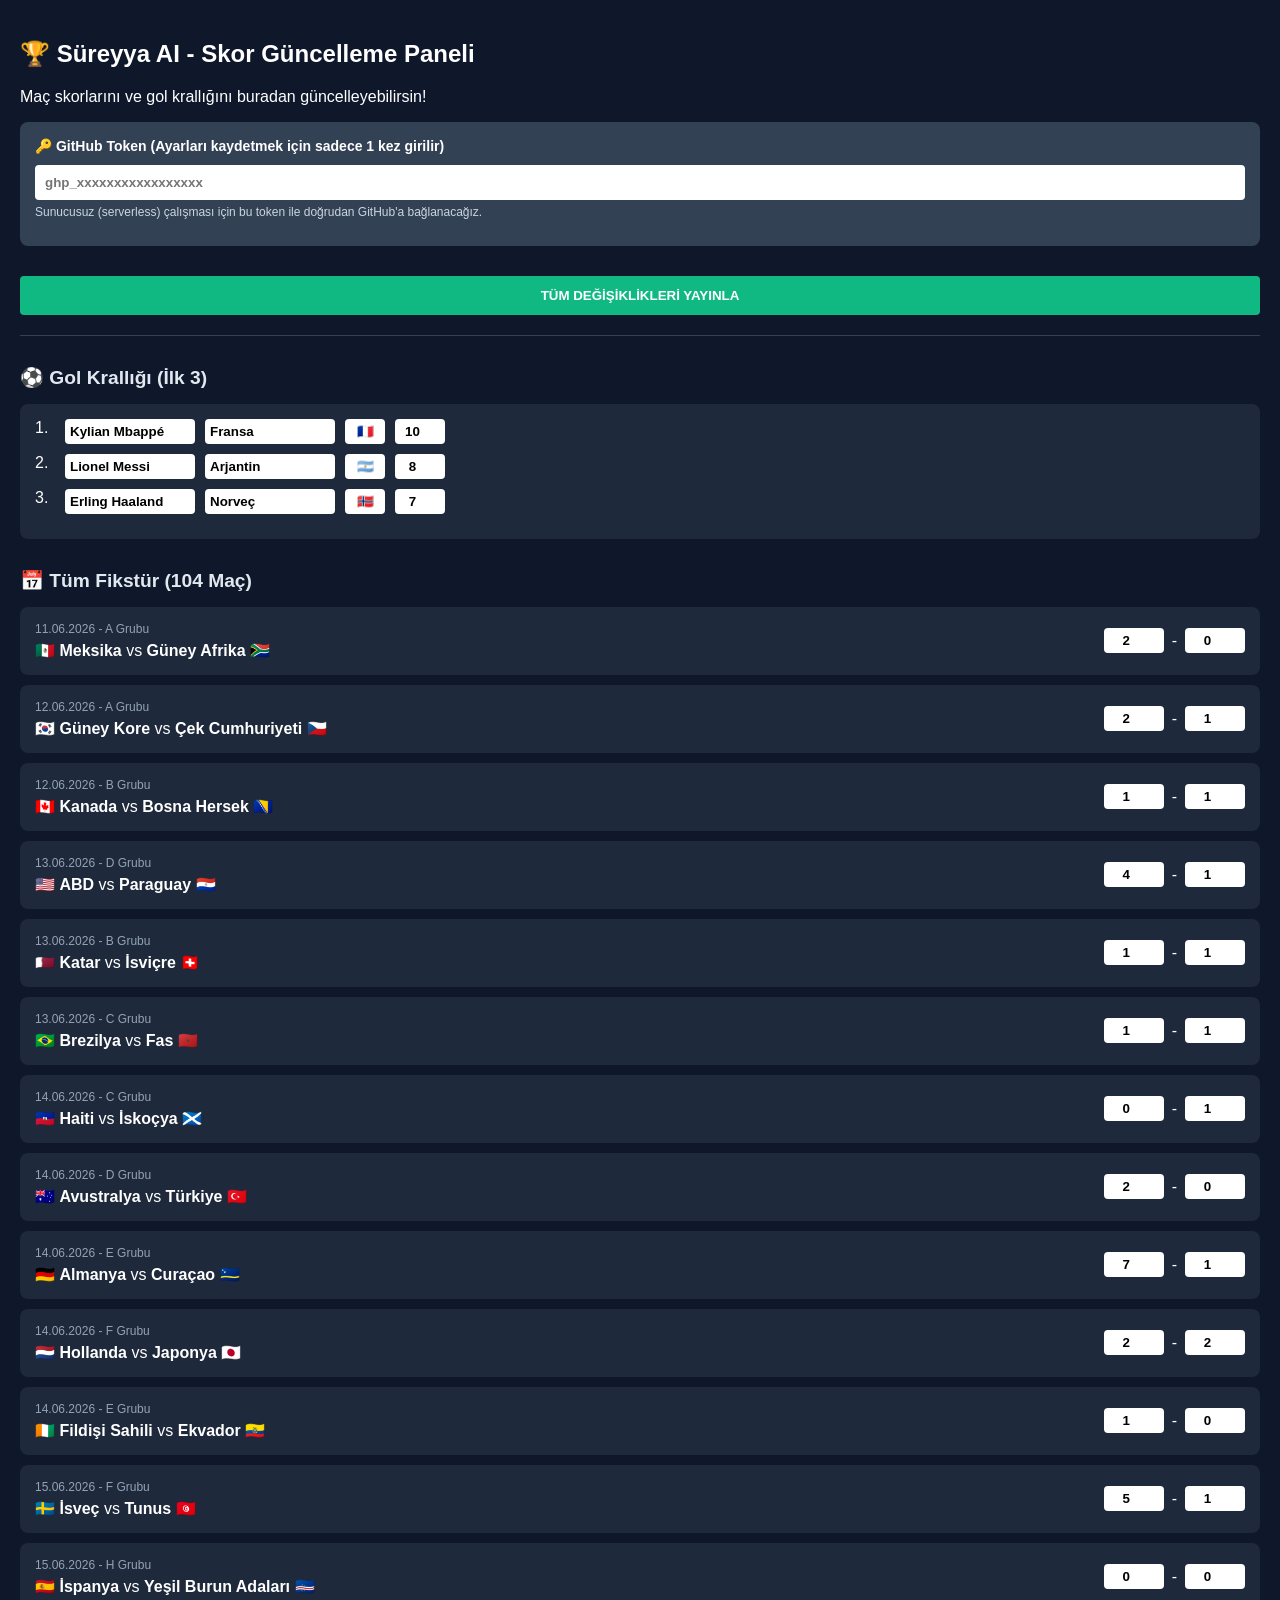
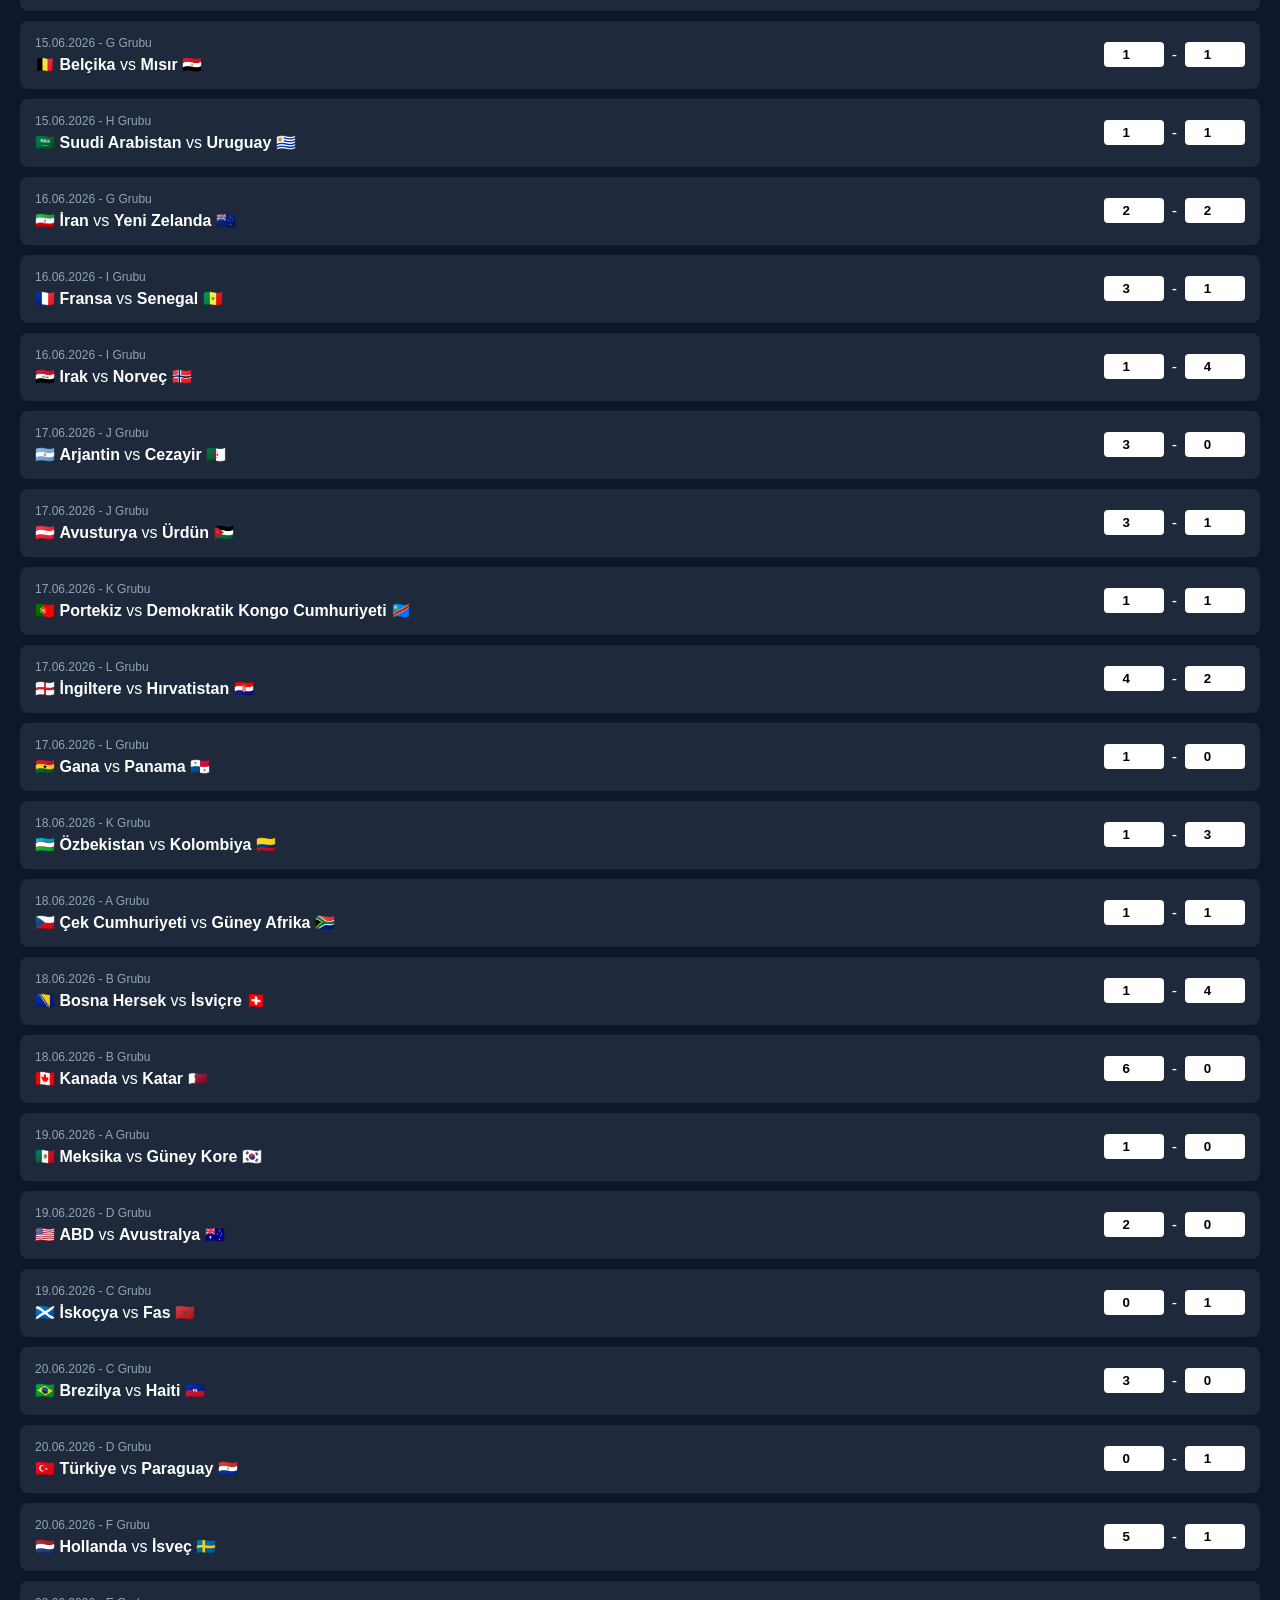
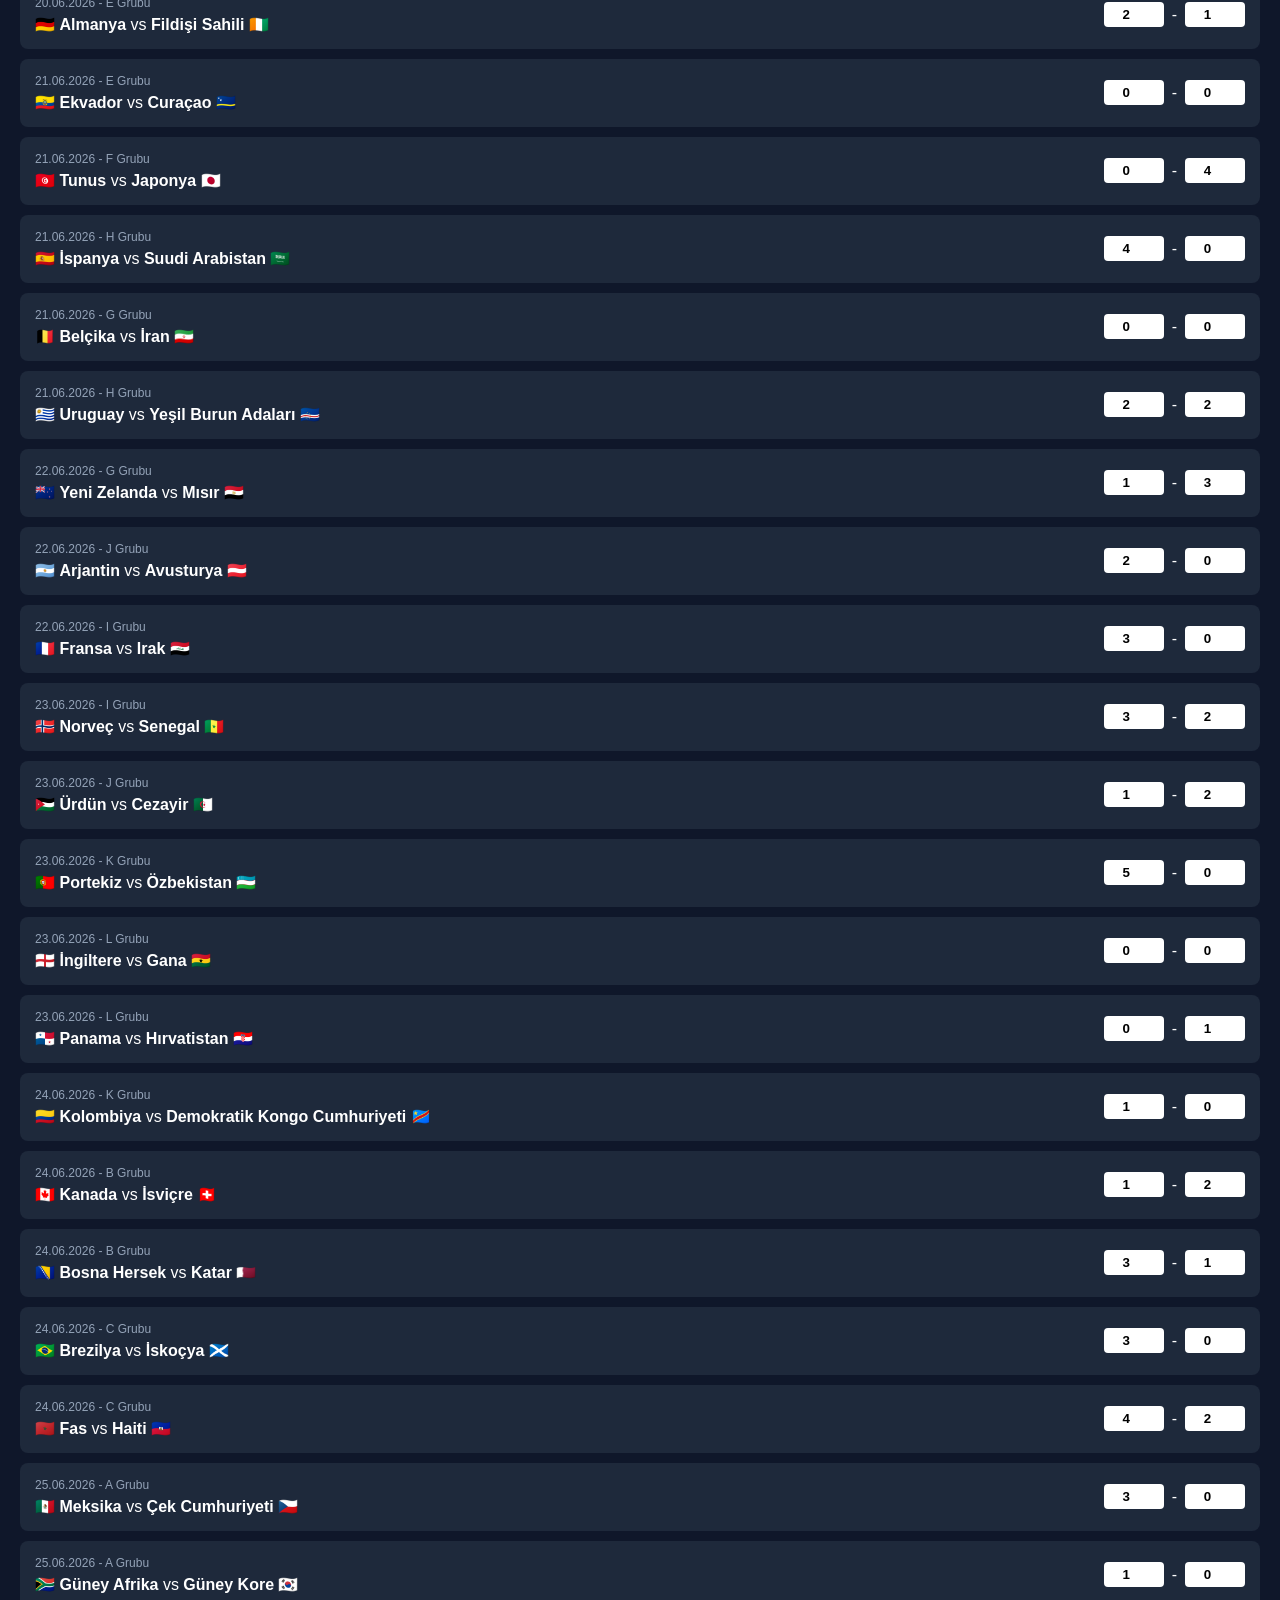
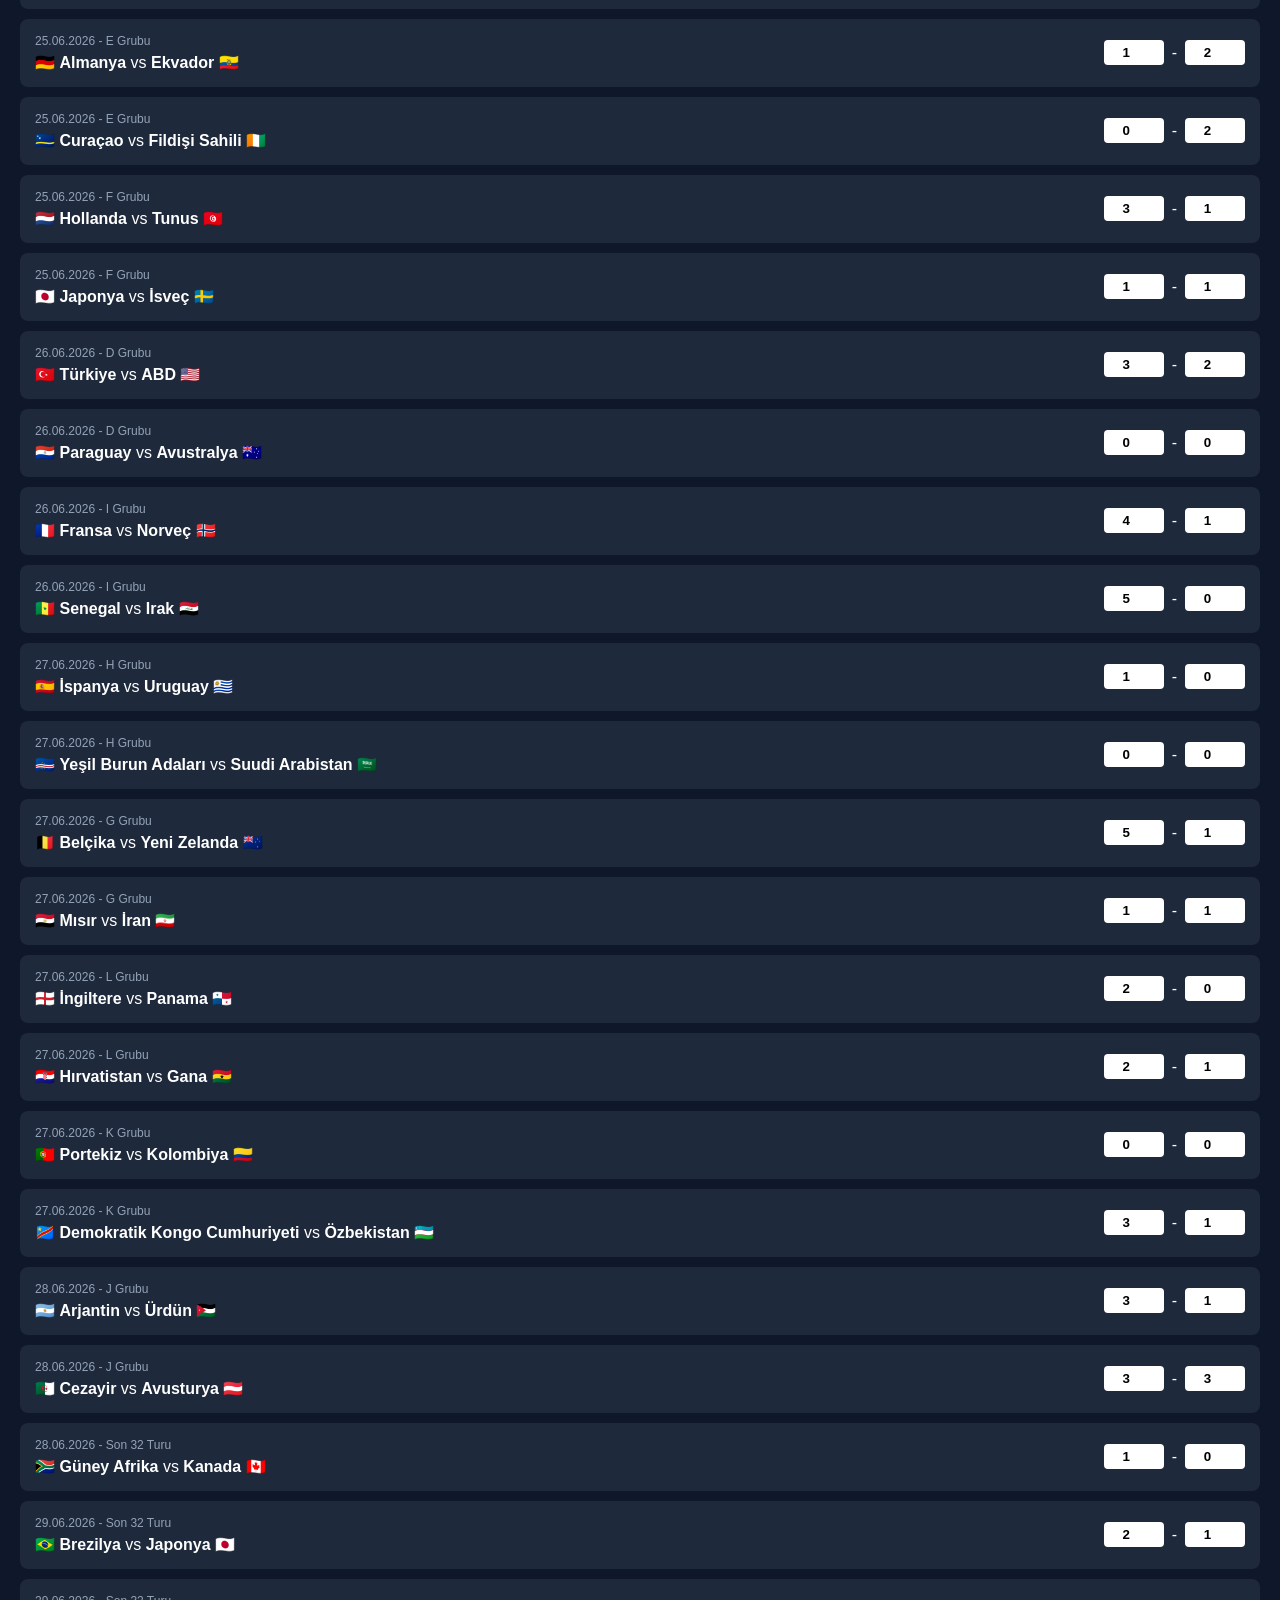
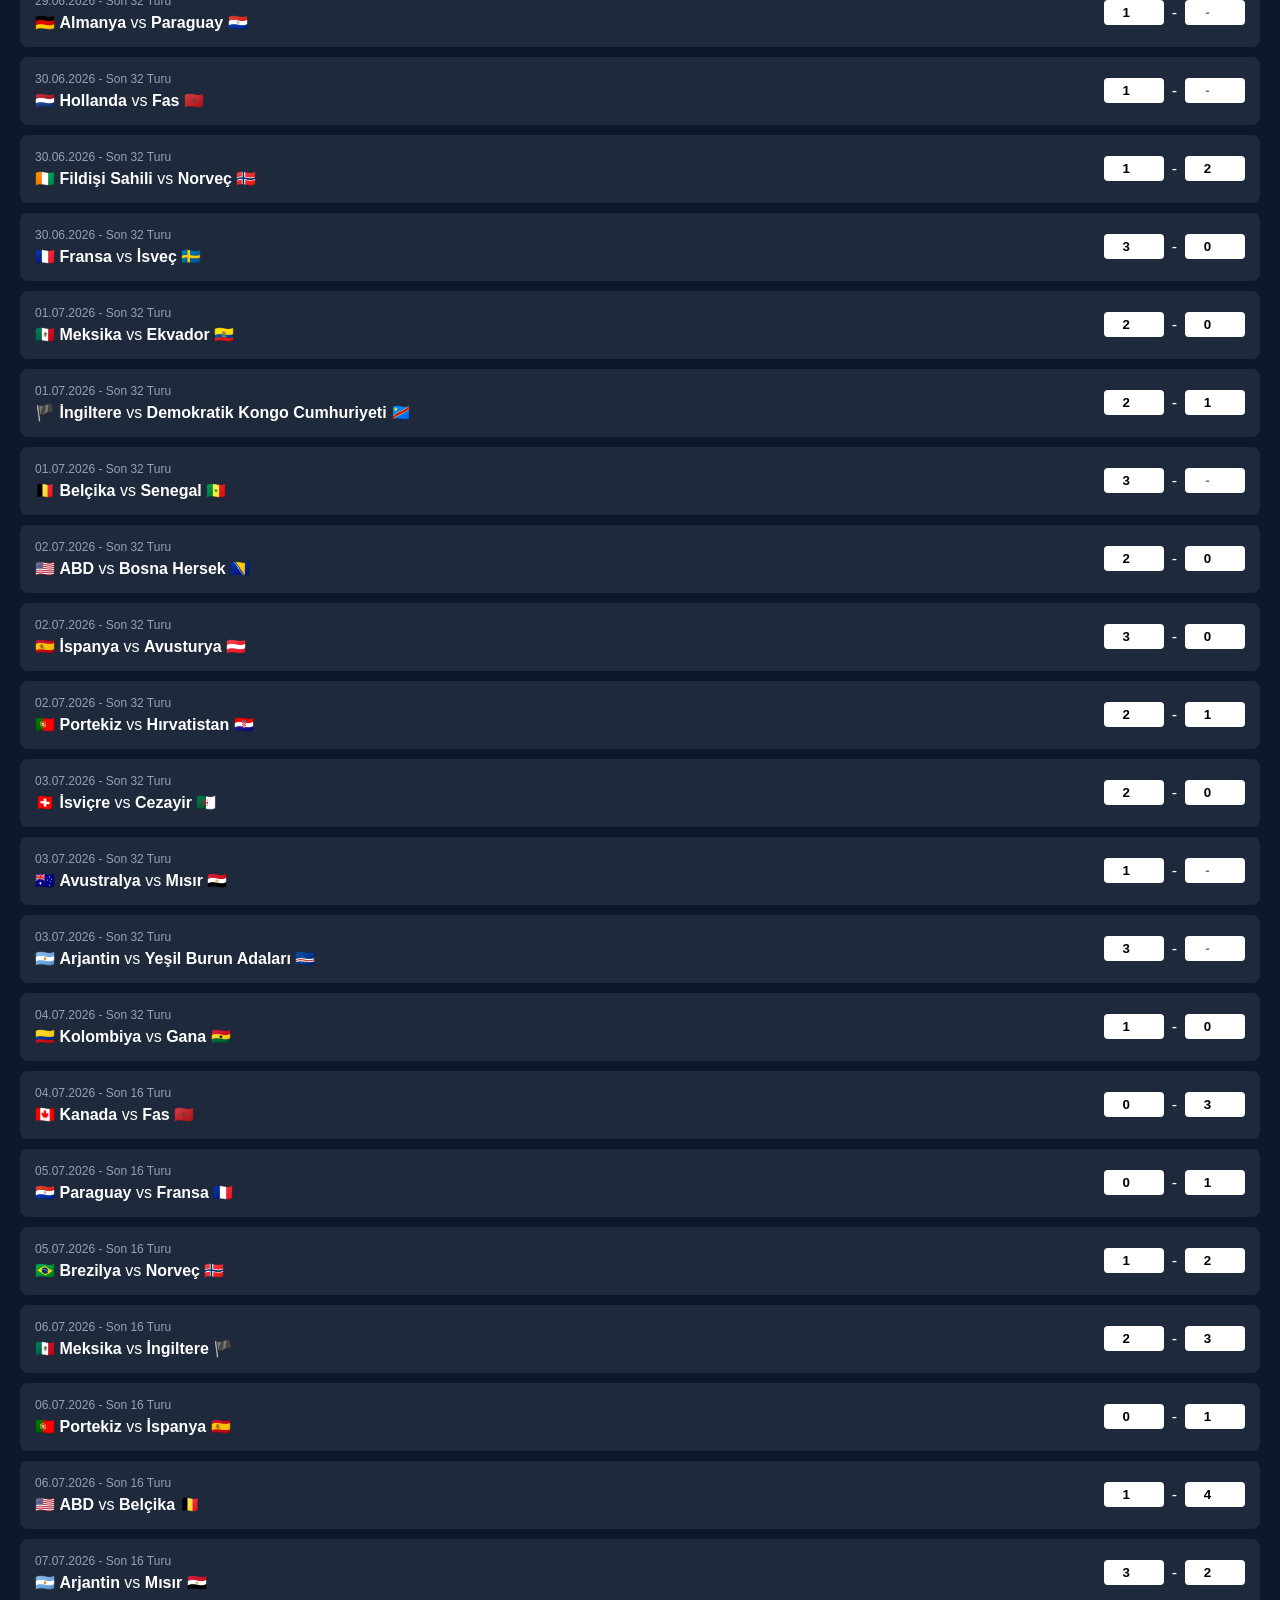
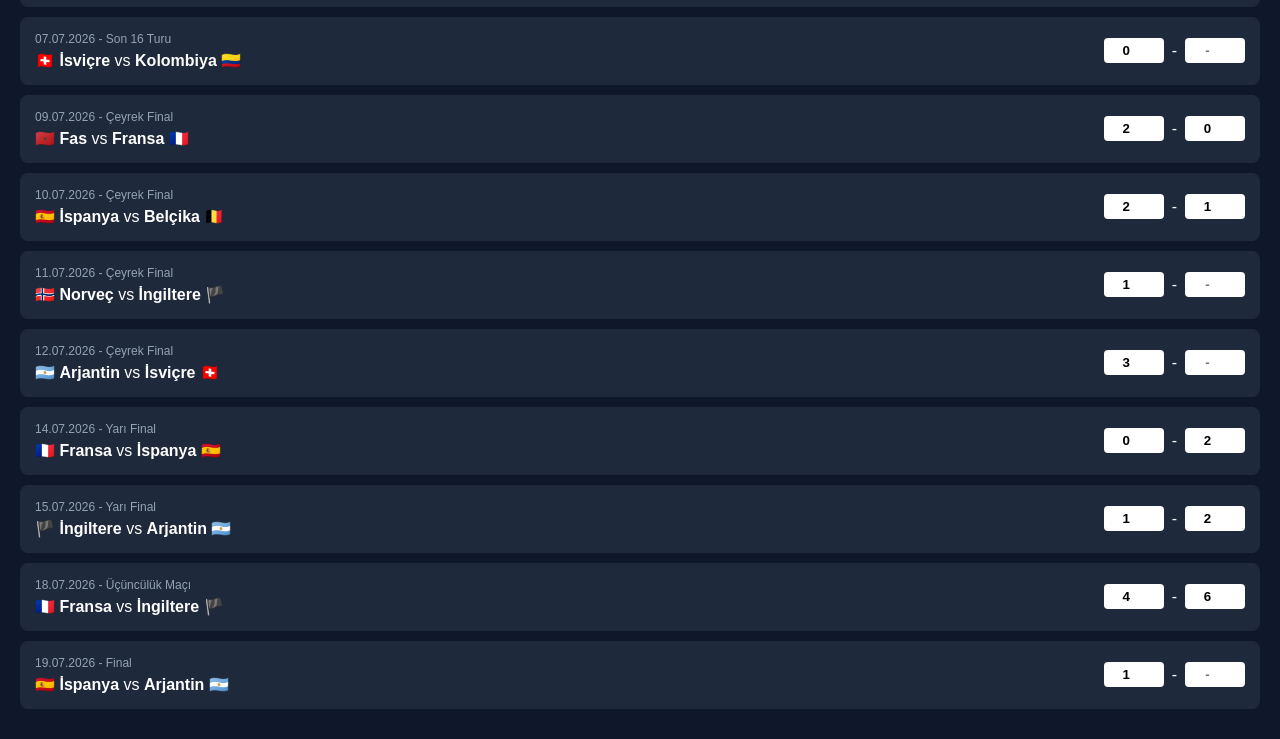
<file: admin.html>
<!DOCTYPE html>
<html lang="tr">
<head>
    <meta charset="UTF-8">
    <meta name="viewport" content="width=device-width, initial-scale=1.0">
    <title>Süreyya AI - Admin Paneli</title>
    <style>
        body { font-family: 'Inter', sans-serif; background: #0f172a; color: white; margin: 0; padding: 20px; }
        .match { background: #1e293b; padding: 15px; border-radius: 8px; margin-bottom: 10px; display: flex; justify-content: space-between; align-items: center; }
        input { width: 50px; text-align: center; padding: 5px; font-weight: bold; border-radius: 4px; border: none; }
        .scorer-input { width: 120px; text-align: left; }
        .token-input { width: 100%; text-align: left; padding: 10px; margin-top: 10px; box-sizing: border-box; }
        button { background: #3b82f6; color: white; border: none; padding: 8px 16px; border-radius: 4px; cursor: pointer; font-weight: bold; }
        button:hover { background: #2563eb; }
        .header { margin-bottom: 20px; border-bottom: 1px solid #334155; padding-bottom: 10px; }
        .status { color: #10b981; font-size: 14px; margin-top: 10px; }
        .section-title { margin-top: 30px; margin-bottom: 15px; font-size: 1.2rem; color: #e2e8f0; }
        #settingsContainer { background: #334155; padding: 15px; border-radius: 8px; margin-bottom: 20px; }
    </style>
</head>
<body>
    <div class="header">
        <h2>🏆 Süreyya AI - Skor Güncelleme Paneli</h2>
        <p>Maç skorlarını ve gol krallığını buradan güncelleyebilirsin!</p>
        
        <div id="settingsContainer">
            <label style="font-size:14px; font-weight:bold;">🔑 GitHub Token (Ayarları kaydetmek için sadece 1 kez girilir)</label><br>
            <input type="password" id="githubToken" class="token-input" placeholder="ghp_xxxxxxxxxxxxxxxxx">
            <p style="font-size: 12px; color: #cbd5e1; margin-top:5px;">Sunucusuz (serverless) çalışması için bu token ile doğrudan GitHub'a bağlanacağız.</p>
        </div>

        <button id="saveAll" style="background:#10b981; width: 100%; padding: 12px; margin-top: 10px;">TÜM DEĞİŞİKLİKLERİ YAYINLA</button>
        <div id="statusMsg" class="status"></div>
    </div>
    
    <h3 class="section-title">⚽ Gol Krallığı (İlk 3)</h3>
    <div id="scorersContainer" style="background: #1e293b; padding: 15px; border-radius: 8px; margin-bottom: 30px;">
        Yükleniyor...
    </div>

    <h3 class="section-title">📅 Tüm Fikstür (104 Maç)</h3>
    <div id="matchesContainer">Yükleniyor...</div>

    <script>
        const REPO_OWNER = 'competan-dotcom';
        const REPO_NAME = 'sureyyai-kupa';
        const FILE_PATH = 'data.json';
        
        let currentData = null;
        let fileSha = null;

        // Token yönetimi
        const savedToken = localStorage.getItem('github_pat');
        if (savedToken) {
            document.getElementById('githubToken').value = savedToken;
        }

        async function loadMatches() {
            try {
                // Her seferinde taze veri al
                const res = await fetch('data.json?t=' + Date.now());
                currentData = await res.json();
                renderScorers();
                renderMatches();
            } catch(e) {
                document.getElementById('matchesContainer').innerHTML = "Veri yüklenemedi!";
            }
        }

        function renderScorers() {
            const container = document.getElementById('scorersContainer');
            container.innerHTML = '';
            
            if (!currentData.topScorers) currentData.topScorers = [{}, {}, {}];
            
            for(let i=0; i<3; i++) {
                const ts = currentData.topScorers[i] || { name: '', team: '', flag: '', goals: 0 };
                const div = document.createElement('div');
                div.style.marginBottom = "10px";
                div.style.display = "flex";
                div.style.gap = "10px";
                
                div.innerHTML = `
                    <div style="width: 20px;">${i+1}.</div>
                    <input type="text" class="scorer-input" id="ts_name_${i}" value="${ts.name}" placeholder="Oyuncu Adı">
                    <input type="text" class="scorer-input" id="ts_team_${i}" value="${ts.team}" placeholder="Ülkesi">
                    <input type="text" id="ts_flag_${i}" value="${ts.flag}" placeholder="Bayrak" style="width: 30px;">
                    <input type="number" id="ts_goals_${i}" value="${ts.goals}" placeholder="Gol" style="width: 40px;">
                `;
                container.appendChild(div);
            }
        }

        function renderMatches() {
            const container = document.getElementById('matchesContainer');
            container.innerHTML = '';
            
            currentData.matches.forEach((m, index) => {
                const div = document.createElement('div');
                div.className = 'match';
                
                let s1 = '', s2 = '';
                if(m.score) {
                    const parts = m.score.split('-');
                    s1 = parts[0]; s2 = parts[1];
                }

                div.innerHTML = `
                    <div style="flex:1;">
                        <div style="font-size: 12px; color: #94a3b8;">${new Date(m.date_utc).toLocaleDateString('tr-TR')} - ${m.group}</div>
                        <div style="margin-top: 5px;">
                            <span>${m.team1.flag}</span> <b>${m.team1.name}</b> vs 
                            <b>${m.team2.name}</b> <span>${m.team2.flag}</span>
                        </div>
                    </div>
                    <div style="display:flex; gap: 8px; align-items:center;">
                        <input type="number" id="s1_${index}" value="${s1}" placeholder="-">
                        <span>-</span>
                        <input type="number" id="s2_${index}" value="${s2}" placeholder="-">
                    </div>
                `;
                container.appendChild(div);
            });
        }

        function utf8_to_b64(str) {
            return window.btoa(unescape(encodeURIComponent(str)));
        }

        document.getElementById('saveAll').addEventListener('click', async () => {
            const token = document.getElementById('githubToken').value.trim();
            const status = document.getElementById('statusMsg');
            const btn = document.getElementById('saveAll');

            if (!token) {
                status.textContent = "❌ Lütfen önce GitHub Token girin!";
                status.style.color = "#ef4444";
                return;
            }

            // Tokeni kaydet
            localStorage.setItem('github_pat', token);

            btn.disabled = true;
            btn.textContent = "Kaydediliyor...";
            status.textContent = "GitHub'a bağlanılıyor...";
            status.style.color = "#f59e0b";
            
            // Skorları güncelle
            currentData.matches.forEach((m, index) => {
                const s1 = document.getElementById('s1_'+index).value;
                const s2 = document.getElementById('s2_'+index).value;
                
                if (s1 !== '' && s2 !== '') {
                    m.score = `${s1}-${s2}`;
                    m.status = 'finished';
                } else {
                    m.score = null;
                    m.status = null;
                }
            });

            // Krallığı güncelle
            currentData.topScorers = [];
            for(let i=0; i<3; i++) {
                currentData.topScorers.push({
                    name: document.getElementById('ts_name_'+i).value || '-',
                    team: document.getElementById('ts_team_'+i).value || '-',
                    flag: document.getElementById('ts_flag_'+i).value || '🏳',
                    goals: parseInt(document.getElementById('ts_goals_'+i).value || '0')
                });
            }

            try {
                // 1. Önce dosyanın SHA'sını al
                const getRes = await fetch(`https://api.github.com/repos/${REPO_OWNER}/${REPO_NAME}/contents/${FILE_PATH}`, {
                    headers: { 'Authorization': 'Bearer ' + token }
                });
                
                if (!getRes.ok) throw new Error("GitHub bağlantı hatası (Token yanlış olabilir)");
                
                const getJson = await getRes.json();
                fileSha = getJson.sha;

                // 2. Güncellenmiş dosyayı Pushla
                const contentStr = JSON.stringify(currentData, null, 4);
                const encodedContent = utf8_to_b64(contentStr);

                const putRes = await fetch(`https://api.github.com/repos/${REPO_OWNER}/${REPO_NAME}/contents/${FILE_PATH}`, {
                    method: 'PUT',
                    headers: {
                        'Authorization': 'Bearer ' + token,
                        'Content-Type': 'application/json'
                    },
                    body: JSON.stringify({
                        message: "Admin panelinden skor güncellemesi",
                        content: encodedContent,
                        sha: fileSha
                    })
                });

                if (!putRes.ok) throw new Error("GitHub'a yazılamadı (Token yetkisi yetersiz)");

                status.textContent = "✅ Değişiklikler başarıyla kaydedildi! Site 15 sn içinde güncellenecek.";
                status.style.color = "#10b981";
            } catch (err) {
                status.textContent = "❌ Hata: " + err.message;
                status.style.color = "#ef4444";
            } finally {
                btn.textContent = "TÜM DEĞİŞİKLİKLERİ YAYINLA";
                btn.disabled = false;
            }
        });

        loadMatches();
    </script>
</body>
</html>
</file>
<file: style.css>
:root {
    --bg-color: #f7f9fc;
    --card-bg: rgba(255, 255, 255, 0.55);
    --card-border: rgba(255, 255, 255, 0.8);
    --text-primary: #0f172a;
    --text-secondary: #64748b;
    --accent: #e30a17; /* Turkish Red */
    --accent-glow: rgba(227, 10, 23, 0.25);
    --nav-bg: rgba(255, 255, 255, 0.85);
}

* {
    margin: 0;
    padding: 0;
    box-sizing: border-box;
    -webkit-tap-highlight-color: transparent;
}

body {
    font-family: 'Space Grotesk', sans-serif;
    background-color: var(--bg-color);
    color: var(--text-primary);
    padding-bottom: 100px; /* Space for floating bottom nav */
    
    /* Premium animated mesh gradient background */
    background-image: 
        radial-gradient(at 0% 0%, rgba(227, 10, 23, 0.06) 0px, transparent 50%),
        radial-gradient(at 100% 0%, rgba(255, 255, 255, 1) 0px, transparent 50%),
        radial-gradient(at 100% 100%, rgba(227, 10, 23, 0.04) 0px, transparent 50%),
        radial-gradient(at 0% 100%, rgba(255, 255, 255, 1) 0px, transparent 50%);
    background-attachment: fixed;
    min-height: 100vh;
}

/* Header */
.app-header {
    background: rgba(255, 255, 255, 0.95);
    padding: 24px 20px 16px;
    position: sticky;
    top: 0;
    z-index: 100;
    border-bottom: 1px solid rgba(227, 10, 23, 0.1);
    box-shadow: 0 4px 30px rgba(0, 0, 0, 0.05);
    display: flex;
    flex-direction: column;
    align-items: center;
    gap: 16px;
    backdrop-filter: blur(20px);
    -webkit-backdrop-filter: blur(20px);
    transition: all 0.3s cubic-bezier(0.4, 0, 0.2, 1);
}

.app-header.scrolled {
    padding: 12px 20px 8px;
    gap: 8px;
    box-shadow: 0 10px 30px rgba(0, 0, 0, 0.1);
}

.header-content {
    display: flex;
    flex-direction: column;
    align-items: center;
    width: 100%;
    gap: 16px;
}

.header-logo-container {
    display: flex;
    align-items: center;
    height: 100%;
    gap: 12px;
}

.header-logo {
    height: 220px;
    width: 220px;
    border-radius: 50%;
    object-fit: cover;
    border: 6px solid white;
    box-shadow: 0 8px 30px rgba(227, 10, 23, 0.3);
    flex-shrink: 0;
    margin: 0 auto;
    transition: all 0.3s cubic-bezier(0.4, 0, 0.2, 1);
}

.app-header.scrolled .header-logo {
    height: 120px;
    width: 120px;
    border-width: 3px;
    box-shadow: 0 4px 15px rgba(227, 10, 23, 0.2);
}

.header-text-container {
    display: flex;
    flex-direction: column;
    justify-content: center;
}

.header-brand {
    font-size: 1.1rem;
    font-weight: 800;
    background: linear-gradient(135deg, #cc0914, #ff4757);
    -webkit-background-clip: text;
    -webkit-text-fill-color: transparent;
    letter-spacing: -0.5px;
    line-height: 1.1;
    margin: 0;
}

.header-sub {
    font-size: 0.65rem;
    font-weight: 700;
    color: var(--text-secondary);
    letter-spacing: 1px;
    text-transform: uppercase;
}

.date-container {
    display: flex;
    flex-direction: column;
    align-items: flex-end;
    text-align: center;
    display: flex;
    flex-direction: column;
    align-items: center;
    gap: 4px;
}

#current-date {
    font-size: 16px;
    font-weight: 800;
    color: var(--text-primary);
    transition: all 0.3s ease;
}

.app-header.scrolled #current-date {
    font-size: 14px;
}

#current-time {
    font-size: 14px;
    font-weight: 600;
    color: var(--text-secondary);
    transition: all 0.3s ease;
}

.app-header.scrolled #current-time {
    font-size: 12px;
}

/* Main Content */
.app-main {
    padding: 24px 20px;
}

.hero-logo:active {
    transform: scale(0.92) rotate(-2deg);
}

/* Date Section Titles */
.date-header {
    font-size: 14px;
    font-weight: 800;
    color: var(--text-primary);
    background: rgba(255,255,255,0.8);
    padding: 8px 16px;
    border-radius: 12px;
    display: inline-block;
    margin: 30px 0 16px 0;
    box-shadow: 0 4px 15px rgba(0,0,0,0.04);
    border-left: 4px solid var(--accent);
}

.date-header:first-child {
    margin-top: 10px;
}

.mt-4 {
    margin-top: 40px;
}

/* Premium Match Cards (Glassmorphism) */
.matches-container {
    display: flex;
    flex-direction: column;
    gap: 20px;
}

.match-card {
    background: var(--card-bg);
    border: 1px solid var(--card-border);
    border-radius: 24px;
    padding: 20px;
    backdrop-filter: blur(24px);
    -webkit-backdrop-filter: blur(24px);
    box-shadow: 0 8px 24px rgba(0, 0, 0, 0.04);
    transition: all 0.3s ease;
    position: relative;
    overflow: hidden;
}

.match-card.completed {
    background: #f1f5f9;
    border: 1px solid #e2e8f0;
    box-shadow: none;
    opacity: 0.9;
}

.match-card.completed .match-time {
    color: var(--accent);
    font-size: 36px;
    letter-spacing: 2px;
}

.match-card.completed .flag {
    filter: grayscale(20%);
}

.match-card:active {
    transform: scale(0.97) translateY(2px);
    box-shadow: 0 4px 12px rgba(0, 0, 0, 0.02);
}

.match-header {
    display: flex;
    justify-content: space-between;
    align-items: center;
    font-size: 11px;
    color: var(--text-secondary);
    margin-bottom: 20px;
    font-weight: 600;
}

.match-group,
.match-tv {
    background: #e2e8f0;
    color: #475569;
    padding: 6px 12px;
    border-radius: 12px;
    letter-spacing: 0.5px;
    text-transform: uppercase;
    font-weight: 700;
    font-size: 12px;
    display: flex;
    align-items: center;
    gap: 6px;
    font-family: inherit;
}

.match-tv {
    background: linear-gradient(135deg, #cc0914 0%, #a0070e 100%);
    color: white;
    box-shadow: 0 4px 12px rgba(204, 9, 20, 0.3);
    border: 1px solid rgba(255, 255, 255, 0.1);
}

.tv-watermark {
    width: 14px;
    height: 14px;
    opacity: 0.5;
}

.tv-text {
    position: relative;
    z-index: 1;
}

.match-teams {
    display: flex;
    justify-content: space-between;
    align-items: center;
}

.team {
    display: flex;
    flex-direction: column;
    align-items: center;
    width: 35%;
    gap: 12px;
}

.flag {
    font-size: 48px; /* Much bigger flags */
    line-height: 1;
    filter: drop-shadow(0 8px 16px rgba(0,0,0,0.15));
    transition: transform 0.3s ease;
}

.match-card:hover .flag {
    transform: translateY(-2px);
}

.team-name {
    font-size: 15px;
    font-weight: 700;
    text-align: center;
    color: var(--text-primary);
}

.match-center {
    display: flex;
    flex-direction: column;
    align-items: center;
    width: 30%;
}

.match-time {
    font-size: 32px; /* Huge digital time */
    font-weight: 700;
    color: var(--text-primary);
    letter-spacing: -1.5px;
    line-height: 1;
}

.match-date-badge {
    font-size: 11px;
    color: var(--accent);
    margin-top: 8px;
    font-weight: 700;
    text-transform: uppercase;
    letter-spacing: 0.5px;
}

.match-footer {
    margin-top: 20px;
    padding-top: 16px;
    border-top: 1px dashed rgba(0, 0, 0, 0.08);
    text-align: center;
    font-size: 12px;
    color: var(--text-secondary);
    display: flex;
    align-items: center;
    justify-content: center;
    gap: 6px;
    font-weight: 500;
}

/* Tabs */
.tab-content {
    display: none;
    animation: slideUpFade 0.4s cubic-bezier(0.16, 1, 0.3, 1);
}

.tab-content.active {
    display: block;
}

@keyframes slideUpFade {
    from { opacity: 0; transform: translateY(20px); }
    to { opacity: 1; transform: translateY(0); }
}

/* Floating Bottom Nav (Pill Design) */
.bottom-nav {
    position: fixed;
    bottom: 0;
    left: 0;
    right: 0;
    background: rgba(255, 255, 255, 0.98);
    backdrop-filter: blur(10px);
    display: flex;
    justify-content: space-around;
    padding: 16px 10px 24px;
    box-shadow: 0 -4px 30px rgba(0, 0, 0, 0.06);
    z-index: 1000;
}

.nav-item {
    background: none;
    border: none;
    display: flex;
    flex-direction: column;
    align-items: center;
    gap: 8px;
    color: #94a3b8;
    cursor: pointer;
    transition: all 0.2s ease;
    width: 33%;
}

.nav-item svg {
    width: 28px;
    height: 28px;
    transition: all 0.3s cubic-bezier(0.4, 0, 0.2, 1);
    stroke-width: 2;
}

.nav-item span {
    font-size: 11px;
    font-weight: 700;
    opacity: 1;
    display: block;
    color: #64748b;
}

.nav-item.active {
    color: var(--accent);
    box-shadow: 0 8px 20px var(--accent-glow);
    flex: 1.5; /* Expand the active item slightly */
}

.nav-item.active svg {
    transform: translateY(-4px) scale(1.1);
    filter: drop-shadow(0 4px 8px rgba(227, 10, 23, 0.4));
}

.nav-item.active span {
    color: var(--accent);
    display: inline-block;
    animation: fadeInText 0.3s ease forwards;
}

@keyframes fadeInText {
    from { opacity: 0; width: 0; }
    to { opacity: 1; width: auto; }
}

/* Utilities */
.loading {
    text-align: center;
    padding: 40px;
    color: var(--text-secondary);
    font-size: 14px;
    font-weight: 600;
}

.placeholder-text {
    text-align: center;
    color: var(--text-secondary);
    font-size: 14px;
    padding: 30px;
    background: var(--card-bg);
    border-radius: 24px;
    border: 1px dashed rgba(0,0,0,0.15);
}

.no-matches {
    text-align: center;
    padding: 40px 20px;
    background: var(--card-bg);
    border-radius: 24px;
    border: 1px dashed rgba(0,0,0,0.15);
    color: var(--text-secondary);
    font-size: 14px;
    font-weight: 600;
}

.mockup-table { width: 100%; border-collapse: separate; border-spacing: 0; background: white; border-radius: 16px; overflow: hidden; box-shadow: 0 4px 20px rgba(0,0,0,0.04); margin-top: 16px; table-layout: fixed; }
.mockup-table th { background: #f1f5f9; color: #475569; font-size: 11px; font-weight: 700; text-transform: uppercase; padding: 8px 6px; text-align: center; width: 10%; }
.mockup-table td { padding: 10px 6px; font-size: 13px; font-weight: 600; border-bottom: 1px solid #f1f5f9; text-align: center; }
.mockup-table th:first-child, .mockup-table td:first-child { text-align: left; width: 40%; }
.mockup-table tr:last-child td { border-bottom: none; }
.mockup-table .team-cell { display: flex; align-items: center; gap: 8px; }
.mockup-table .flag { font-size: 20px; filter: none; }
.mockup-stat-card { background: white; border-radius: 16px; padding: 16px; display: flex; align-items: center; justify-content: space-between; margin-bottom: 12px; box-shadow: 0 4px 15px rgba(0,0,0,0.03); }
.mockup-stat-left { display: flex; align-items: center; gap: 12px; }
.mockup-stat-rank { font-size: 20px; font-weight: 800; color: #cbd5e1; }
.mockup-stat-info h4 { margin: 0 0 4px 0; font-size: 15px; }
.mockup-stat-info p { margin: 0; font-size: 12px; color: #64748b; }
.mockup-stat-value { font-size: 24px; font-weight: 800; color: var(--accent); }
</file>
